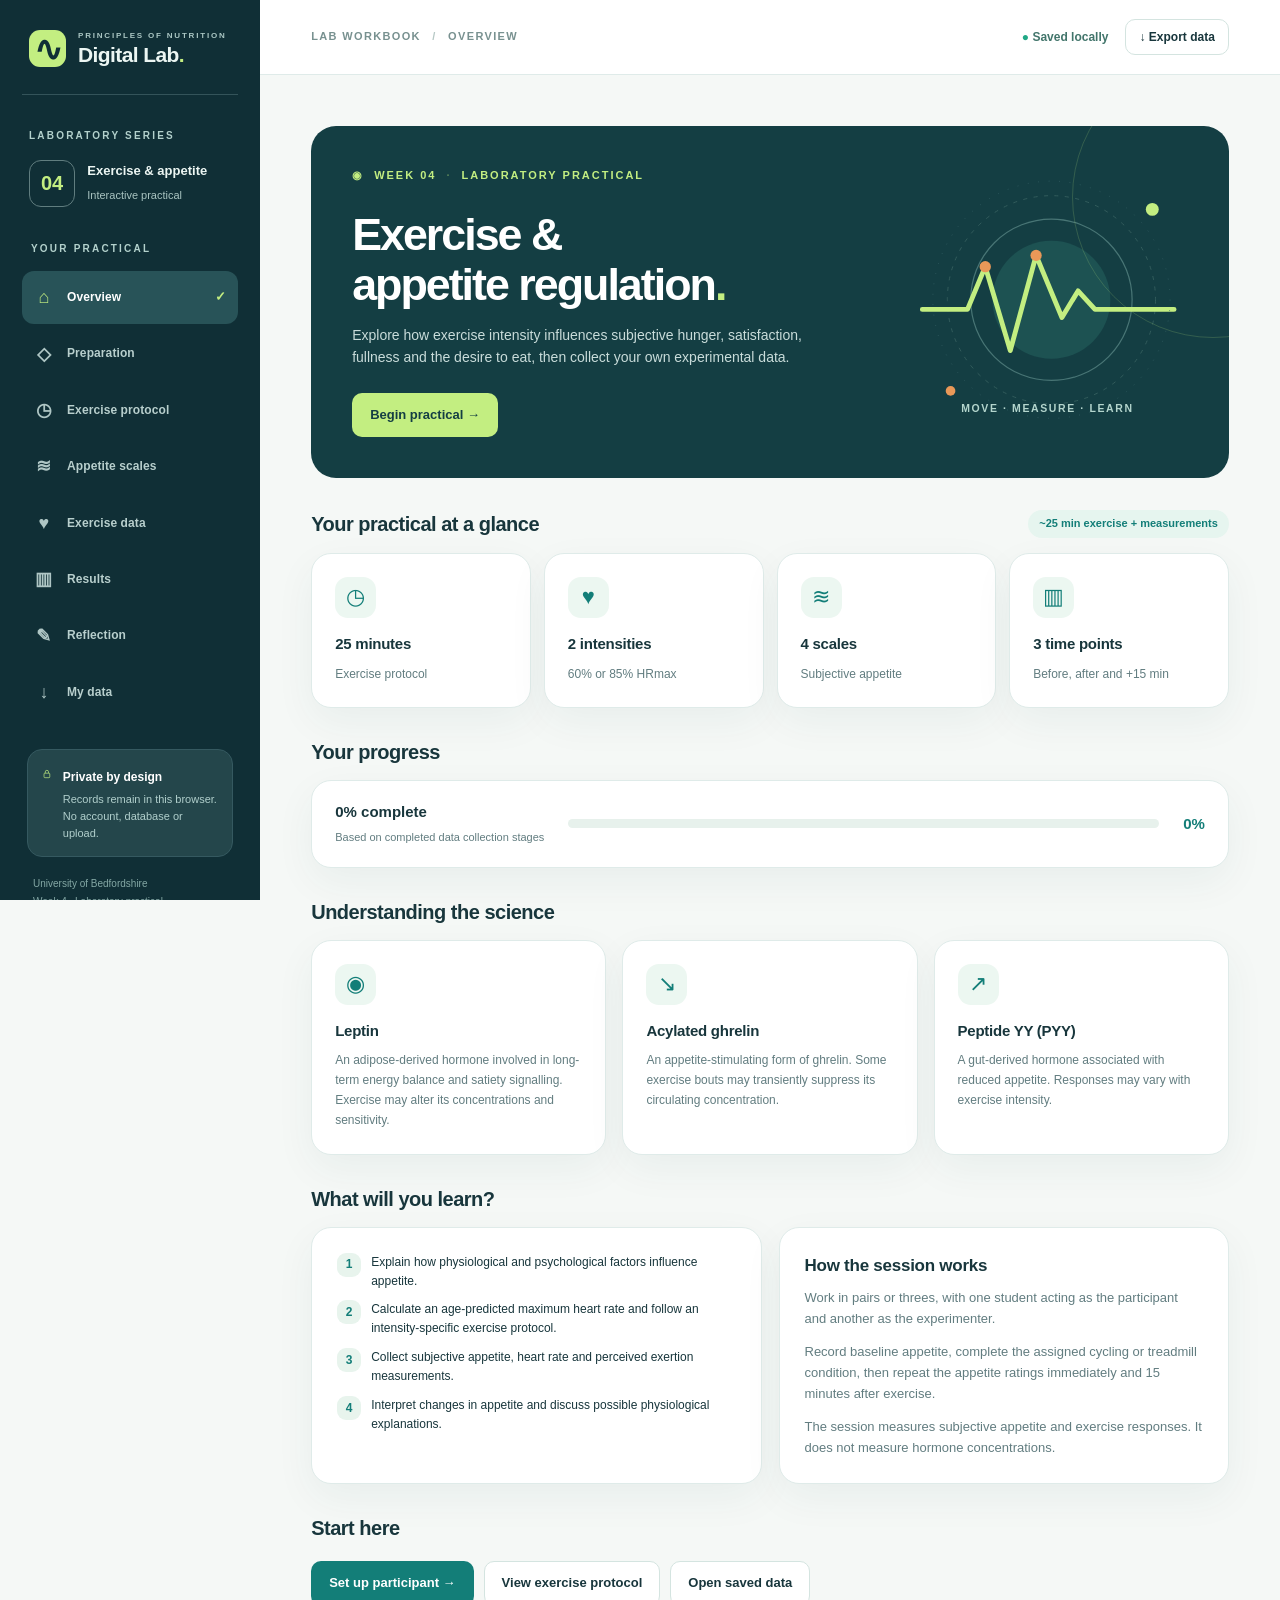
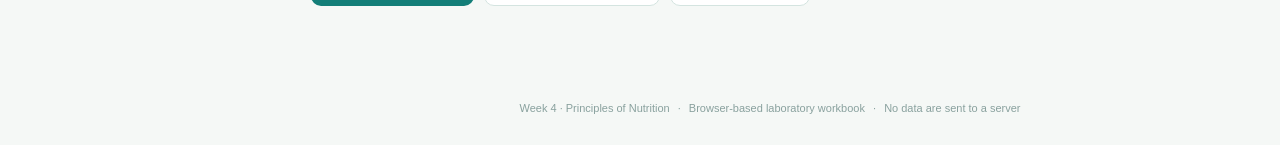
<file: index.html>
<!doctype html>
<html lang="en-GB">
<head>
  <meta charset="utf-8">
  <meta name="viewport" content="width=device-width, initial-scale=1">
  <meta name="theme-color" content="#143e43">
  <meta name="description" content="Exercise and Appetite Regulation: interactive Week 4 Principles of Nutrition laboratory workbook.">
  <title>Exercise & Appetite Regulation | Digital Lab</title>
  <style>
:root{--navy:#143e43;--deep:#102f36;--ink:#18363c;--muted:#627d80;--line:#dfebe9;--bg:#f5f8f6;--white:#fff;--teal:#137e78;--mint:#e6f5ef;--lime:#c3ee81;--orange:#e99858;--softorange:#fff3e6;--danger:#af4a3e;--radius:20px;--shadow:0 14px 40px rgba(26,65,68,.055)}
*{box-sizing:border-box}html{scroll-behavior:smooth}body{margin:0;font-family:Inter,"Segoe UI",-apple-system,BlinkMacSystemFont,Arial,sans-serif;color:var(--ink);background:var(--bg);font-size:15px;line-height:1.58}button,input,select,textarea{font:inherit}button{cursor:pointer}button:disabled{cursor:not-allowed;opacity:.55}a{color:#08796d}a:hover{text-decoration-thickness:2px}:focus-visible{outline:3px solid #eb9b53;outline-offset:3px}.skip-link{position:absolute;left:-2000px;top:5px;background:white;padding:12px;z-index:999}.skip-link:focus{left:12px}.shell{display:grid;grid-template-columns:260px minmax(0,1fr);min-height:100vh}.sidebar{background:var(--deep);color:#ecf6f3;padding:30px 22px;display:flex;flex-direction:column;position:sticky;top:0;max-height:100vh;overflow-y:auto}.brand{display:flex;gap:12px;align-items:center;padding:0 7px 27px;border-bottom:1px solid #34545a}.brand-mark{background:var(--lime);width:37px;height:37px;display:grid;place-items:center;border-radius:11px;color:var(--deep);font-size:34px;line-height:1;font-weight:800}.brand-small{display:block;letter-spacing:1.8px;font-size:8px;color:#abc7c4;font-weight:800}.brand-name{font-size:21px;font-weight:750;letter-spacing:-.6px;display:block;line-height:1.15}.brand-dot{color:var(--lime)}.sidebar-meta{padding:27px 7px}.eyebrow,.nav-label{font-size:10px;letter-spacing:2.2px;font-weight:800;color:#b3d1cc}.week-label{display:flex;gap:12px;align-items:center;margin-top:14px}.week-circle{border:1px solid #607d7f;color:var(--lime);font-size:20px;font-weight:800;padding:7px 11px;border-radius:12px}.week-label strong{display:block;font-size:13px}.week-label small{font-size:11px;color:#a9c4c1}.nav-label{margin:7px 9px 14px}.nav{display:flex;flex-direction:column;gap:4px}.nav button{background:transparent;color:#b8cfcd;border:0;text-align:left;padding:12px 12px;display:flex;align-items:center;gap:13px;border-radius:12px;width:100%;font-weight:650;font-size:12px;letter-spacing:.1px}.nav button.active{background:#285358;color:#fff}.nav button.active .nav-icon{color:var(--lime)}.nav button:hover:not(.active){background:#1c4349;color:#fff}.nav-icon{font-size:18px;width:20px;text-align:center;opacity:.95}.nav button .nav-done{margin-left:auto;color:var(--lime);font-size:13px}.sidebar-bottom{margin-top:auto;padding:30px 5px 0}.privacy-panel{display:flex;gap:11px;padding:14px;background:#24464b;border:1px solid #355960;border-radius:15px;color:var(--lime)}.privacy-panel strong{color:white;font-size:12px}.privacy-panel p{margin:4px 0 0;font-size:11px;line-height:1.55;color:#b1cfcc}.institution{font-size:10px;color:#84a8a5;line-height:1.8;margin:18px 6px 0}.workspace{min-width:0;display:flex;flex-direction:column}.topbar{height:75px;padding:0 clamp(22px,4vw,64px);background:white;border-bottom:1px solid var(--line);display:flex;align-items:center;justify-content:space-between;gap:16px}.breadcrumb{font-size:11px;letter-spacing:1.35px;font-weight:800;color:#789190;text-transform:uppercase}.slash{color:#b6c8c5;margin:0 7px}.top-actions{display:flex;align-items:center;gap:17px}.save-pill{color:#42756b;font-size:12px;font-weight:650;white-space:nowrap}.save-pill.error{color:var(--danger)}.save-pill::first-letter{color:#20a886}#main{width:min(1100px,100%);margin:0 auto;flex:1;padding:clamp(26px,4vw,54px) clamp(20px,4vw,60px) 70px}.site-footer{font-size:11px;color:#89a19e;text-align:center;padding:24px 10px 28px}.site-footer span{margin:0 5px}.page-top{display:flex;align-items:center;justify-content:space-between;gap:20px;margin-bottom:25px}.overline{color:var(--teal);font-size:11px;font-weight:850;letter-spacing:2.4px;text-transform:uppercase}.page-top h1{margin:9px 0 8px;font-size:clamp(30px,3vw,44px);letter-spacing:-1.5px;line-height:1.15;font-weight:760}.page-top p{color:var(--muted);margin:0;max-width:670px;font-size:14px}.section-line{display:flex;justify-content:space-between;align-items:center;margin:32px 0 15px;gap:12px}.section-line h2{font-size:20px;letter-spacing:-.5px;line-height:1.25;margin:0}.section-line p{font-size:12px;color:var(--muted);margin:0}.card{background:white;border:1px solid var(--line);border-radius:var(--radius);box-shadow:var(--shadow);padding:25px}.card h3{margin:0 0 9px;font-size:17px;letter-spacing:-.25px}.card p{margin:0;color:var(--muted);font-size:13px}.grid-2{display:grid;grid-template-columns:repeat(2,minmax(0,1fr));gap:17px}.grid-3{display:grid;grid-template-columns:repeat(3,minmax(0,1fr));gap:16px}.grid-4{display:grid;grid-template-columns:repeat(4,minmax(0,1fr));gap:13px}.hero{background:var(--navy);border-radius:25px;color:white;display:grid;grid-template-columns:1.3fr .85fr;overflow:hidden;min-height:330px;position:relative}.hero::after{content:"";position:absolute;width:280px;height:280px;border:1px solid rgba(194,238,129,.18);border-radius:50%;right:-125px;top:-70px;pointer-events:none}.hero-content{padding:clamp(28px,3.2vw,46px);z-index:1}.hero-kicker{display:flex;gap:10px;align-items:center;color:var(--lime);font-size:11px;font-weight:800;letter-spacing:2px}.hero h1{font-size:clamp(33px,3.5vw,51px);line-height:1.13;letter-spacing:-2px;margin:24px 0 14px;max-width:510px}.hero p{color:#c9dcda;max-width:460px;font-size:14px;margin:0 0 25px}.hero-art{display:flex;align-items:center;justify-content:center;padding:20px;position:relative}.hero-art svg{width:100%;max-width:360px;overflow:visible}.btn{border:1px solid transparent;padding:11px 17px;border-radius:10px;font-size:13px;font-weight:750;display:inline-flex;gap:9px;align-items:center;justify-content:center;text-decoration:none;transition:transform .1s,background .1s}.btn:hover{transform:translateY(-1px)}.btn-primary{background:var(--teal);color:white}.btn-primary:hover{background:#116960}.btn-lime{background:var(--lime);color:var(--navy)}.btn-outline{background:white;color:var(--ink);border-color:#d4e4e0}.btn-soft{background:#eef6f2;color:var(--teal)}.btn-danger{background:#fff0ee;color:var(--danger);border-color:#f2d4cf}.btn-sm{padding:8px 13px;font-size:12px}.btn-link{border:0;background:none;color:var(--teal);font-weight:750;font-size:12px;padding:0}.btn-row{display:flex;gap:10px;flex-wrap:wrap;align-items:center;margin-top:20px}.icon-circle{height:41px;width:41px;border-radius:13px;background:#ecf7f1;color:var(--teal);display:grid;place-items:center;font-size:22px;margin-bottom:14px}.info-card{padding:23px}.info-card h3{font-size:15px}.info-card p{font-size:12px;line-height:1.65}.step-pill{font-size:11px;font-weight:750;color:var(--teal);background:var(--mint);padding:5px 11px;border-radius:100px;white-space:nowrap}.progress-card{padding:19px 23px;display:flex;align-items:center;gap:24px}.progress-copy{min-width:150px}.progress-copy strong{font-size:15px;display:block}.progress-copy span{font-size:11px;color:var(--muted)}.progress-track{flex:1;background:#e7f1ec;height:9px;border-radius:100px;overflow:hidden}.progress-fill{height:100%;background:linear-gradient(90deg,#1d978a,#a8d96c);border-radius:100px;transition:width .3s}.progress-pct{color:var(--teal);font-weight:800}.field{display:flex;flex-direction:column;gap:7px}.field label,.field-label{font-size:12px;color:#37585a;font-weight:750}.field input,.field select,.field textarea,select.native-input{border:1px solid #ccdedb;border-radius:10px;min-height:44px;padding:10px 12px;color:var(--ink);background:white;width:100%;outline:0}.field input:focus,.field select:focus,.field textarea:focus{border-color:#399c91;box-shadow:0 0 0 3px #ccece7}.field input[type="checkbox"]{min-height:0;width:auto}.field-note{font-size:11px;color:var(--muted)}.form-grid{display:grid;grid-template-columns:repeat(2,minmax(0,1fr));gap:22px}.check-item{display:flex;align-items:flex-start;gap:11px;font-size:13px;color:var(--ink);padding:11px 0}.check-item input{accent-color:var(--teal);width:17px;height:17px;flex-shrink:0;margin-top:2px}.calculation{border:1px solid #d2eae3;border-radius:15px;padding:17px;background:#f8fcf9}.calculation.active{background:#e9f8e7;border-color:#73b99b}.calculation .calc-label{font-size:11px;color:var(--muted);font-weight:700}.calculation .calc-number{font-size:30px;font-weight:800;letter-spacing:-1px;line-height:1.35}.calculation .calc-unit{font-size:12px;color:#6d8a86;margin-left:4px}.callout{background:#f1f7f4;padding:16px 19px;border-radius:13px;border-left:3px solid var(--teal);color:#3f6864;font-size:12px;line-height:1.65}.callout.warning{background:#fff8ee;border-left-color:var(--orange);color:#805d35}.callout.danger{background:#fff1ef;border-left-color:var(--danger);color:#954b42}.callout strong{color:inherit}.callout p{margin:4px 0 0}.tab-row{display:flex;gap:8px;flex-wrap:wrap;margin:4px 0 20px}.tab{border:1px solid #dbe9e5;background:white;padding:10px 16px;border-radius:10px;font-size:12px;font-weight:700;color:#5c7977}.tab.active{background:var(--navy);color:white;border-color:var(--navy)}.timeline{position:relative;padding-left:15px}.timeline::before{content:"";position:absolute;left:32px;top:22px;bottom:35px;width:2px;background:#d6eae3}.stage{display:flex;gap:19px;padding:12px 0;position:relative}.stage-circle{width:36px;height:36px;border-radius:50%;background:#ecf5f1;border:2px solid #cde7df;flex-shrink:0;z-index:1;display:grid;place-items:center;color:var(--teal);font-weight:800;font-size:11px}.stage.live .stage-circle{background:var(--teal);color:white}.stage-content{padding:3px 0 10px;flex:1}.stage-top{display:flex;align-items:center;gap:14px;flex-wrap:wrap}.stage-top h3{font-size:15px;margin:0}.stage-time{font-size:11px;background:#eaf4ef;color:#44786b;padding:3px 9px;border-radius:20px;font-weight:750}.stage-content p{color:var(--muted);font-size:12px;margin:5px 0 8px}.stage-content .setting{font-size:12px;border:1px solid #e2ebe8;border-radius:9px;padding:9px 12px;margin:4px 0;background:white}.mini-table-wrap{width:100%;overflow-x:auto;border:1px solid var(--line);border-radius:14px}.data-table{width:100%;border-collapse:collapse;background:white;font-size:12px;min-width:520px}.data-table th,.data-table td{text-align:left;padding:13px 14px;border-bottom:1px solid #e8f0ed;vertical-align:middle}.data-table th{background:#eef6f2;color:#456c64;font-size:11px;font-weight:800}.data-table tr:last-child td{border-bottom:0}.data-table td .inline-number{max-width:135px;min-width:90px}.data-table .num{text-align:right;font-variant-numeric:tabular-nums}.data-table .number-strong{font-weight:800;color:var(--teal)}.inline-number{width:100%;height:38px;border:1px solid #d5e4e0;border-radius:8px;padding:7px 10px;background:white}.measurement-grid{display:grid;grid-template-columns:repeat(2,minmax(0,1fr));gap:16px}.measure-card{padding:22px;border:1px solid var(--line);border-radius:15px;background:white}.measure-card .measure-title{display:flex;justify-content:space-between;align-items:center;gap:10px}.measure-card h3{margin:0;font-size:14px}.measure-card .measure-number{font-weight:800;font-size:21px;color:var(--teal)}.measure-card .measure-number.placeholder{color:#9fadaa}.scale{width:100%;margin:20px 0 1px;accent-color:var(--teal);cursor:pointer}.scale-labels{display:flex;justify-content:space-between;gap:6px;color:#77908b;font-size:10px}.scale-labels span{max-width:48%}.scale-labels span:last-child{text-align:right}.scale-number{display:flex;align-items:center;gap:9px;margin-top:15px;font-size:12px;color:var(--muted)}.scale-number input{width:75px;height:35px;border:1px solid #cfe0da;border-radius:7px;padding:6px;text-align:center}.scale-number .clear-small{margin-left:auto}.timer-display{font-size:clamp(36px,4.5vw,58px);font-weight:800;letter-spacing:-2px;line-height:1.1;color:var(--navy);font-variant-numeric:tabular-nums}.timer-info{font-size:12px;color:var(--muted);margin-top:8px}.timer-box{background:#eff9f1;border:1px solid #cde8df;border-radius:16px;padding:23px}.timer-stage{font-size:15px;font-weight:750;color:var(--teal);margin:8px 0}.timer-controls{display:flex;gap:8px;flex-wrap:wrap;margin-top:15px}.chart-card{padding:23px}.chart-area{width:100%;overflow-x:auto}.chart-area svg{width:100%;min-width:340px;display:block}.legend{display:flex;gap:18px;flex-wrap:wrap;margin-top:10px}.legend span{font-size:11px;color:#59716f;display:flex;align-items:center;gap:6px}.legend i{width:9px;height:9px;border-radius:100%;display:inline-block}.empty-chart{background:#f7faf9;padding:45px 20px;border-radius:12px;text-align:center;color:var(--muted);font-size:13px}.metric{background:#f0f7f3;padding:16px 18px;border-radius:14px}.metric span{font-size:11px;color:var(--muted);display:block}.metric strong{font-size:24px;color:var(--navy)}.metric small{font-size:11px;color:var(--muted)}.question-card{padding:19px 22px}.question-head{display:flex;justify-content:space-between;gap:15px;cursor:pointer;align-items:flex-start;list-style:none;font-size:14px;font-weight:750}.question-head::-webkit-details-marker{display:none}.question-head .q-index{font-size:10px;color:var(--teal);letter-spacing:1px;margin:0 0 5px;display:block}.question-head .chev{font-size:19px;color:var(--teal)}.question-card[open] .question-head .chev{transform:rotate(45deg)}.question-card .field textarea{min-height:110px;resize:vertical}.question-card .field{margin-top:16px}.record-list{display:flex;flex-direction:column;gap:10px}.record-row{border:1px solid #dbe9e5;background:white;border-radius:13px;padding:15px 16px;display:flex;justify-content:space-between;align-items:center;gap:12px;flex-wrap:wrap}.record-row.selected{border-color:var(--teal);background:#f2faf5}.record-row strong{display:block;font-size:13px}.record-row small{color:var(--muted);font-size:11px}.record-actions{display:flex;gap:8px;flex-wrap:wrap}.status-badge{display:inline-block;border-radius:100px;padding:3px 9px;background:#e7f5ed;font-weight:750;color:#407966;font-size:10px}.status-badge.incomplete{background:#fff4e7;color:#9f7546}.file-action{display:flex;align-items:center;gap:13px;padding:18px;border:1px solid var(--line);border-radius:12px;background:#fcfefd}.file-action h3{font-size:13px;margin:0 0 3px}.file-action p{font-size:11px;margin:0}.file-action .btn{margin-left:auto;white-space:nowrap}.upload-input{display:none}.privacy-copy{font-size:12px;color:var(--muted)}.mini-steps{counter-reset:steps;display:flex;flex-direction:column;gap:10px}.mini-step{display:flex;gap:10px;align-items:flex-start;font-size:12px}.mini-step::before{counter-increment:steps;content:counter(steps);background:#e8f4ed;border-radius:9px;color:var(--teal);font-weight:850;min-width:24px;height:24px;display:grid;place-items:center}.microcopy{font-size:11px;color:var(--muted)}.text-accent{color:var(--teal)}.nowrap{white-space:nowrap}.split{display:grid;grid-template-columns:minmax(0,1.4fr) minmax(270px,.8fr);gap:16px}.top-gap{margin-top:18px}.side-note{font-size:12px;color:var(--muted);margin-top:15px}.nudge{color:var(--teal);font-weight:750}.empty-state{padding:22px;border-radius:12px;background:#f5f9f7;color:var(--muted);font-size:12px}.menu-toggle{display:none}.icon-button{border:0;background:transparent;color:var(--navy);font-size:21px}.toast{position:fixed;right:20px;bottom:23px;background:var(--navy);color:white;padding:12px 18px;border-radius:12px;box-shadow:0 8px 40px #0003;font-size:12px;z-index:999;opacity:0;transform:translateY(10px);pointer-events:none;transition:opacity .2s,transform .2s}.toast.show{opacity:1;transform:translateY(0)}
@media(max-width:1050px){.shell{grid-template-columns:220px minmax(0,1fr)}.sidebar{padding:23px 12px}.grid-4{grid-template-columns:repeat(2,minmax(0,1fr))}.hero{grid-template-columns:1.2fr .75fr}.hero-art{padding:0 8px}.nav button{font-size:11px}}@media(max-width:800px){.shell{display:block}.sidebar{position:fixed;z-index:100;top:0;bottom:0;left:0;width:270px;max-height:100vh;transform:translateX(-100%);transition:transform .2s;box-shadow:14px 0 35px #061f2438}.sidebar.open{transform:translateX(0)}.menu-toggle{display:inline-block}.topbar{padding:0 22px;height:67px}.hero{grid-template-columns:1fr}.hero-art{display:none}.split{grid-template-columns:1fr}}@media(max-width:560px){.top-actions{gap:8px}.top-actions .btn{padding:8px;font-size:11px}.save-pill{font-size:0}.save-pill::first-letter{font-size:14px}.breadcrumb{font-size:10px}#main{padding:24px 16px 50px}.hero-content{padding:27px}.hero h1{font-size:37px}.grid-2,.grid-3,.grid-4,.measurement-grid,.form-grid{grid-template-columns:1fr}.progress-card{flex-wrap:wrap;gap:10px}.progress-copy{min-width:0;width:100%}.page-top h1{font-size:32px}.section-line{align-items:flex-start;flex-direction:column}.card{padding:20px}.measure-card{padding:18px}.file-action{flex-wrap:wrap}.file-action .btn{margin-left:0}.site-footer{font-size:9px}}
@media(prefers-reduced-motion:reduce){*,*:before,*:after{scroll-behavior:auto!important;transition:none!important}}

</style>


</head>
<body>
  <a class="skip-link" href="#main">Skip to main content</a>
  <div class="shell">
    <aside class="sidebar" aria-label="Application navigation">
      <div class="brand"><div class="brand-mark" aria-hidden="true"><span>∿</span></div><div><span class="brand-small">PRINCIPLES OF NUTRITION</span><span class="brand-name">Digital Lab<span class="brand-dot">.</span></span></div></div>
      <div class="sidebar-meta"><span class="eyebrow">LABORATORY SERIES</span><div class="week-label"><span class="week-circle">04</span><div><strong>Exercise & appetite</strong><small>Interactive practical</small></div></div></div>
      <div class="nav-label">YOUR PRACTICAL</div>
      <nav id="nav" class="nav" aria-label="Practical stages"></nav>
      <div class="sidebar-bottom"><div class="privacy-panel"><svg width="20" height="20" viewBox="0 0 24 24" fill="none" stroke="currentColor" stroke-width="1.7" aria-hidden="true"><rect x="5" y="10" width="14" height="11" rx="2"/><path d="M8 10V7a4 4 0 018 0v3"/></svg><div><strong>Private by design</strong><p>Records remain in this browser. No account, database or upload.</p></div></div><p class="institution">University of Bedfordshire<br>Week 4 · Laboratory practical</p></div>
    </aside>
    <div class="workspace">
      <header class="topbar"><button id="menu-toggle" class="icon-button menu-toggle" aria-label="Open navigation" aria-controls="nav" aria-expanded="false">☰</button><div class="breadcrumb">LAB WORKBOOK <span class="slash">/</span> <span id="breadcrumb-current">Overview</span></div><div class="top-actions"><span id="save-status" class="save-pill" role="status">● Saved locally</span><button id="quick-export" class="btn btn-outline btn-sm" type="button">↓ Export data</button></div></header>
      <main id="main" tabindex="-1"><noscript>This laboratory workbook requires JavaScript to collect and calculate measurements. Please enable JavaScript.</noscript></main>
      <footer class="site-footer">Week 4 · Principles of Nutrition <span>·</span> Browser-based laboratory workbook <span>·</span> No data are sent to a server</footer>
    </div>
  </div>
  <div class="toast" role="status" aria-live="polite" id="toast"></div>
<script>
/* Pure calculation and import/export functions. Also loadable with Node for tests. */
(function(root){
 'use strict';
 const KEYS=['hunger','satisfaction','fullness','prospective'];
 const TIMES=['pre','post','post15'];
 const EXERCISE_TIMES=[5,10,15,20];
 const version=1;
 const mean=values=>{const v=values.filter(n=>Number.isFinite(n));return v.length?v.reduce((a,b)=>a+b,0)/v.length:null};
 const n=v=>v===''||v===null||v===undefined?null:(Number.isFinite(Number(v))?Number(v):null);
 const round=(v,d=1)=>v===null||!Number.isFinite(v)?null:Number(v.toFixed(d));
 const predHR=age=>{const a=n(age);return a!==null&&a>=16&&a<=100?220-a:null};
 const targetHR=(age,intensity)=>{const max=predHR(age);return max===null?null:round(max*(intensity==='high'?.85:.6));};
 const diff=(a,b)=>{const x=n(a),y=n(b);return x!==null&&y!==null?round(x-y):null;};
 const id=()=>typeof crypto!=='undefined'&&crypto.randomUUID?crypto.randomUUID():('lab-'+Date.now()+'-'+Math.random().toString(36).slice(2));
 const newSession=()=>({id:id(),createdAt:new Date().toISOString(),updatedAt:new Date().toISOString(),participantId:'',age:'',mode:'cycle',intensity:'moderate',screened:false,consented:false,appetite:Object.fromEntries(TIMES.map(t=>[t,Object.fromEntries(KEYS.map(k=>[k,null]))])),exercise:{rest:null,points:Object.fromEntries(EXERCISE_TIMES.map(t=>[t,{hr:null,rpe:null}]))},reflections:Object.fromEntries([1,2,3,4,5,6].map(k=>['q'+k,'']))});
 function calculate(s){
  const max=predHR(s.age),prescribed=s.intensity==='high'?85:60;
  const hrs=EXERCISE_TIMES.map(t=>n(s.exercise?.points?.[t]?.hr));
  const rpes=EXERCISE_TIMES.map(t=>n(s.exercise?.points?.[t]?.rpe));
  const avgHR=mean(hrs),avgRPE=mean(rpes);
  const actual=max!==null&&avgHR!==null?round(avgHR/max*100):null;
  const changes=Object.fromEntries(KEYS.map(k=>[k,{immediate:diff(s.appetite?.post?.[k],s.appetite?.pre?.[k]),after15:diff(s.appetite?.post15?.[k],s.appetite?.pre?.[k])}]));
  return {max,prescribed,target60:max===null?null:round(max*.6),target85:max===null?null:round(max*.85),target:targetHR(s.age,s.intensity),avgHR:round(avgHR),avgRPE:round(avgRPE),actual,offset:actual===null?null:round(actual-prescribed),changes,nHR:hrs.filter(x=>x!==null).length,nRPE:rpes.filter(x=>x!==null).length};
 }
 function clampNumeric(value,min,max){if(value===null||value===undefined||value==='')return null;const v=Number(value);return Number.isFinite(v)&&v>=min&&v<=max?v:null;}
 function serialiseCSVRow(values){return values.map(v=>{const raw=v===null||v===undefined?'':String(v);const text=typeof v==='string'&&/^[\s]*[=+@\-\t\r]/.test(raw)?"'"+raw:raw;return '"'+text.replace(/"/g,'""')+'"';}).join(',');}
 function csvRows(sessions){
  const headers=['Session ID','Anonymous participant ID','Date created','Age (years)','Exercise mode','Protocol','Predicted HRmax (bpm)','Target HR (bpm)','Prescribed %HRmax','Resting HR (bpm)',...EXERCISE_TIMES.flatMap(t=>[`HR at ${t} min (bpm)`,`RPE at ${t} min`]),'Mean exercise HR (bpm)','Mean exercise RPE','Actual %HRmax','Actual minus prescribed (% points)',...KEYS.flatMap(k=>[`${k} pre (0-100)`,`${k} immediately post (0-100)`,`${k} 15 min post (0-100)`,`${k} immediate change`,`${k} 15 min change`]),'Health screening confirmed','Consent confirmed'];
  const rows=sessions.map(s=>{const c=calculate(s);return [s.id,s.participantId,s.createdAt,s.age,s.mode,s.intensity,c.max,c.target,c.prescribed,s.exercise?.rest,...EXERCISE_TIMES.flatMap(t=>[s.exercise?.points?.[t]?.hr,s.exercise?.points?.[t]?.rpe]),c.avgHR,c.avgRPE,c.actual,c.offset,...KEYS.flatMap(k=>[s.appetite?.pre?.[k],s.appetite?.post?.[k],s.appetite?.post15?.[k],c.changes[k].immediate,c.changes[k].after15]),s.screened?'Yes':'No',s.consented?'Yes':'No'];});
  return '\uFEFF'+[headers,...rows].map(serialiseCSVRow).join('\r\n')+'\r\n';
 }
 const text=(v,max=10000)=>typeof v==='string'?v.slice(0,max):'';
 function sanitiseSession(x){
  if(!x||typeof x!=='object'||Array.isArray(x))throw Error('An imported record must be an object.');
  const s=newSession();
  s.id=typeof x.id==='string'&&/^[a-zA-Z0-9_-]{6,90}$/.test(x.id)?x.id:s.id;
  s.createdAt=typeof x.createdAt==='string'&&!isNaN(Date.parse(x.createdAt))?x.createdAt:s.createdAt;
  s.updatedAt=typeof x.updatedAt==='string'&&!isNaN(Date.parse(x.updatedAt))?x.updatedAt:s.updatedAt;
  s.participantId=text(x.participantId,60);
  s.age=x.age===''?'':(clampNumeric(x.age,16,100)??'');
  s.mode=['cycle','treadmill'].includes(x.mode)?x.mode:'cycle';
  s.intensity=['moderate','high'].includes(x.intensity)?x.intensity:'moderate';
  s.screened=x.screened===true;s.consented=x.consented===true;
  for(const t of TIMES)for(const k of KEYS)s.appetite[t][k]=clampNumeric(x.appetite?.[t]?.[k],0,100);
  s.exercise.rest=clampNumeric(x.exercise?.rest,25,240);
  for(const t of EXERCISE_TIMES){s.exercise.points[t].hr=clampNumeric(x.exercise?.points?.[t]?.hr,25,240);s.exercise.points[t].rpe=clampNumeric(x.exercise?.points?.[t]?.rpe,0,100);}
  for(let q=1;q<=6;q++)s.reflections['q'+q]=text(x.reflections?.['q'+q]);
  return s;
 }
 function parseImport(value){const data=typeof value==='string'?JSON.parse(value):value;
  if(!data||data.version!==version||!Array.isArray(data.sessions)||!data.sessions.length||data.sessions.length>500)throw Error('Import a version 1 laboratory backup containing 1 to 500 records.');
  const result=data.sessions.map(sanitiseSession), seen=new Set();for(const item of result){if(seen.has(item.id))item.id=id();seen.add(item.id);}return result;
 }
 function completion(s){
  const appetiteComplete=t=>KEYS.every(k=>n(s.appetite?.[t]?.[k])!==null);
  return {pre:appetiteComplete('pre'),post:appetiteComplete('post')&&appetiteComplete('post15'),preparation:Boolean(s.participantId.trim()&&predHR(s.age)!==null&&s.screened&&s.consented),exercise:EXERCISE_TIMES.every(t=>n(s.exercise.points[t].hr)!==null&&n(s.exercise.points[t].rpe)!==null)&&n(s.exercise.rest)!==null,reflection:[1,2,3,4,5,6].every(q=>Boolean(s.reflections['q'+q].trim()))};
 }
 const API={KEYS,TIMES,EXERCISE_TIMES,version,n,round,mean,predHR,targetHR,diff,newSession,calculate,clampNumeric,csvRows,serialiseCSVRow,sanitiseSession,parseImport,completion};
 if(typeof module!=='undefined'&&module.exports)module.exports=API;
 root.AppetiteCore=API;
})(typeof window!=='undefined'?window:globalThis);

</script>
<script>
(function(){
 'use strict';
 const C=window.AppetiteCore;
 const STORAGE_KEY='bedfordshire-exercise-appetite-lab-v1';
 const PAGES=[['overview','Overview','⌂'],['preparation','Preparation','◇'],['protocol','Exercise protocol','◷'],['appetite','Appetite scales','≋'],['exercise','Exercise data','♥'],['results','Results','▥'],['reflection','Reflection','✎'],['data','My data','↓']];
 const VARIABLES=[['hunger','Hunger','Not hungry'],['satisfaction','Satisfaction','Completely empty'],['fullness','Fullness','Not full'],['prospective','Prospective food consumption','Nothing']];
 const TIMEPOINTS=[['pre','Before exercise'],['post','Immediately after'],['post15','15 minutes after']];
 const QUESTIONS=[
 'During the exercise bout, what was the average %HRmax for the participant? Did this approximate 60 or 85% HRmax?',
 'How did subjective ratings of appetite change from before to after exercise (increase/decrease/no change)?',
 'When considering the results of the entire group, did exercise intensity or mode appear to affect relationships between exercise and appetite?',
 'Physiologically, how could exercise change concentrations of the following hormones to reduce appetite: leptin, acylated ghrelin and PYY?',
 'Generally, what should a lifestyle intervention to reduce body fat include?',
 'Describe some of the caveats associated with using diet-only interventions for weight loss.'
 ];
 const ROOT=document.getElementById('main');
 const toastEl=document.getElementById('toast');
 let state={sessions:[],activeId:null};let page='overview';let appetiteTime='pre';let toastTimer;
 let timer={running:false,elapsed:0,started:0};
 const h=s=>String(s??'').replace(/[&<>"']/g,c=>({'&':'&amp;','<':'&lt;','>':'&gt;','"':'&quot;',"'":'&#39;'}[c]));
 const fmt=(v,d=1)=>v===null||v===undefined||!Number.isFinite(Number(v))?'—':Number(v).toFixed(d).replace(/\.0$/,'');
 const intensityName=s=>s.intensity==='high'?'High intensity (85%)':'Moderate intensity (60%)';
 const modeName=s=>s.mode==='cycle'?'Cycle ergometer':'Treadmill';
 const dateFmt=iso=>{try{return new Date(iso).toLocaleDateString('en-GB',{day:'numeric',month:'short',year:'numeric'});}catch{return ''}};
 const current=()=>state.sessions.find(s=>s.id===state.activeId)||state.sessions[0];
 function toast(message){toastEl.textContent=message;toastEl.classList.add('show');clearTimeout(toastTimer);toastTimer=setTimeout(()=>toastEl.classList.remove('show'),3200);}
 function save(){try{localStorage.setItem(STORAGE_KEY,JSON.stringify({version:1,...state}));document.getElementById('save-status').textContent='● Saved locally';document.getElementById('save-status').classList.remove('error');return true;}catch{document.getElementById('save-status').textContent='● Storage unavailable';document.getElementById('save-status').classList.add('error');toast('Browser storage is unavailable. Export your work now.');return false;}}
 function load(){try{const raw=localStorage.getItem(STORAGE_KEY);if(raw){const data=JSON.parse(raw);if(data.version===1&&Array.isArray(data.sessions)&&data.sessions.length){state.sessions=data.sessions.map(C.sanitiseSession);state.activeId=state.sessions.some(s=>s.id===data.activeId)?data.activeId:state.sessions[0].id;return;}}}catch{toast('Saved data could not be read. A new record was opened.');}const first=C.newSession();state={sessions:[first],activeId:first.id};save();}
 const card=(content,cls='')=>`<div class="card ${cls}">${content}</div>`;
 const header=(number,title,subtitle,right='')=>`<div class="page-top"><div><div class="overline">WEEK 04 <span style="opacity:.4">/</span> ${number}</div><h1>${title}</h1><p>${subtitle}</p></div>${right}</div>`;
 const section=(title,right='')=>`<div class="section-line"><h2>${title}</h2>${right}</div>`;
 const note=(text,type='')=>`<div class="callout ${type}">${text}</div>`;
 const btn=(text,act,cls='btn-outline')=>`<button type="button" class="btn ${cls}" data-action="${act}">${text}</button>`;
 const field=(label,input,noteText='')=>`<div class="field"><label>${label}</label>${input}${noteText?`<span class="field-note">${noteText}</span>`:''}</div>`;
 const exportButton=()=>btn('↓ Export this session','export-current','btn-primary');
 const getProgress=s=>{const p=C.completion(s);return [p.preparation,p.pre,p.exercise,p.post,p.reflection].filter(Boolean).length*20;};
 function nav(){const s=current();const p=C.completion(s);const done={overview:true,preparation:p.preparation,appetite:p.pre&&p.post,exercise:p.exercise,protocol:p.exercise,results:p.pre&&p.post&&p.exercise,reflection:p.reflection,data:false};document.getElementById('nav').innerHTML=PAGES.map(([id,label,icon])=>`<button type="button" data-route="${id}" class="${page===id?'active':''}" ${page===id?'aria-current="page"':''}><span class="nav-icon" aria-hidden="true">${icon}</span>${label}${done[id]?'<span class="nav-done" aria-hidden="true">✓</span>':''}</button>`).join('');document.getElementById('breadcrumb-current').textContent=PAGES.find(p=>p[0]===page)[1];}
 function render(){nav();const s=current();ROOT.innerHTML=({overview:overview,preparation:preparation,protocol:protocol,appetite:appetite,exercise:exercise,results:results,reflection:reflection,data:myData}[page])(s);if(page==='protocol')paintTimer();}
 function navigate(next){if(!PAGES.find(p=>p[0]===next))return;page=next;document.querySelector('.sidebar').classList.remove('open');document.getElementById('menu-toggle').setAttribute('aria-expanded','false');render();scrollTo({top:0,behavior:'instant'});}
 function overview(s){const progress=getProgress(s);return `
 <section class="hero"><div class="hero-content"><div class="hero-kicker"><span>◉</span> WEEK 04 <span style="opacity:.4">·</span> LABORATORY PRACTICAL</div><h1>Exercise &<br>appetite regulation<span style="color:var(--lime)">.</span></h1><p>Explore how exercise intensity influences subjective hunger, satisfaction, fullness and the desire to eat, then collect your own experimental data.</p>${btn('Begin practical →','begin','btn-lime')}</div>
 <div class="hero-art" aria-hidden="true"><svg viewBox="0 0 400 340" role="presentation"><circle cx="205" cy="167" r="129" fill="none" stroke="#335d5d" stroke-width="1.2" stroke-dasharray="5 8"/><circle cx="205" cy="167" r="100" fill="none" stroke="#487575" stroke-width="1.5"/><circle cx="205" cy="167" r="73" fill="#1d5252"/><path d="M45 179h56l22-53 31 104 32-118 32 77 20-33 21 23h98" stroke="#c3ee81" stroke-width="6" fill="none" stroke-linecap="round" stroke-linejoin="round"/><circle cx="123" cy="126" r="7" fill="#e99858"/><circle cx="186" cy="112" r="7" fill="#e99858"/><circle cx="205" cy="167" r="147" stroke="#376368" stroke-width="1" fill="none" stroke-dasharray="1 12"/><circle cx="330" cy="55" r="8" fill="#c3ee81"/><circle cx="80" cy="280" r="6" fill="#e99858"/><text x="200" y="306" text-anchor="middle" fill="#b4d5cd" font-size="13" font-weight="700" letter-spacing="2">MOVE · MEASURE · LEARN</text></svg></div></section>
 ${section('Your practical at a glance','<span class="step-pill">~25 min exercise + measurements</span>')}
 <div class="grid-4">${[['◷','25 minutes','Exercise protocol'],['♥','2 intensities','60% or 85% HRmax'],['≋','4 scales','Subjective appetite'],['▥','3 time points','Before, after and +15 min']].map(([icon,value,detail])=>card(`<div class="icon-circle">${icon}</div><h3>${value}</h3><p>${detail}</p>`,'info-card')).join('')}</div>
 ${section('Your progress')}<div class="card progress-card"><div class="progress-copy"><strong>${progress}% complete</strong><span>Based on completed data collection stages</span></div><div class="progress-track" role="progressbar" aria-valuenow="${progress}" aria-valuemin="0" aria-valuemax="100" aria-label="Practical completion"><div class="progress-fill" style="width:${progress}%"></div></div><strong class="progress-pct">${progress}%</strong></div>
 ${section('Understanding the science')}
 <div class="grid-3">${[['Leptin','An adipose-derived hormone involved in long-term energy balance and satiety signalling. Exercise may alter its concentrations and sensitivity.','◉'],['Acylated ghrelin','An appetite-stimulating form of ghrelin. Some exercise bouts may transiently suppress its circulating concentration.','↘'],['Peptide YY (PYY)','A gut-derived hormone associated with reduced appetite. Responses may vary with exercise intensity.','↗']].map(([name,desc,icon])=>card(`<div class="icon-circle">${icon}</div><h3>${name}</h3><p>${desc}</p>`,'info-card')).join('')}</div>
 ${section('What will you learn?')}
 <div class="grid-2">${card(`<div class="mini-steps"><div class="mini-step">Explain how physiological and psychological factors influence appetite.</div><div class="mini-step">Calculate an age-predicted maximum heart rate and follow an intensity-specific exercise protocol.</div><div class="mini-step">Collect subjective appetite, heart rate and perceived exertion measurements.</div><div class="mini-step">Interpret changes in appetite and discuss possible physiological explanations.</div></div>`)}${card(`<h3>How the session works</h3><p style="margin-bottom:13px">Work in pairs or threes, with one student acting as the participant and another as the experimenter.</p><p style="margin-bottom:13px">Record baseline appetite, complete the assigned cycling or treadmill condition, then repeat the appetite ratings immediately and 15 minutes after exercise.</p><p>The session measures subjective appetite and exercise responses. It does not measure hormone concentrations.</p>`)}</div>
 ${section('Start here')}<div class="btn-row">${btn('Set up participant →','begin','btn-primary')}${btn('View exercise protocol','go-protocol')}${btn('Open saved data','go-data')}</div>`;}
 function preparation(s){const c=C.calculate(s);const calcs=[['Predicted HRmax',c.max,'max'],['60% HRmax',c.target60,'moderate'],['85% HRmax',c.target85,'high']];return `${header('01 · PREPARE','Participant preparation','Prepare the participant and choose the exercise condition before collecting baseline measurements.')}
 ${card(`<div class="form-grid">${field('Anonymous participant ID',`<input aria-label="Anonymous participant ID" type="text" maxlength="60" placeholder="e.g. P04-A" autocomplete="off" data-field="participantId" value="${h(s.participantId)}">`,'Do not use names, student numbers or other identifying information.')}
 ${field('Age (years)',`<input aria-label="Participant age" type="number" min="16" max="100" step="1" placeholder="Enter age" data-field="age" value="${h(s.age)}">`,'Used for the 220 − age estimate.')}
 ${field('Exercise mode',`<select data-field="mode" aria-label="Exercise mode"><option value="cycle" ${s.mode==='cycle'?'selected':''}>Cycle ergometer</option><option value="treadmill" ${s.mode==='treadmill'?'selected':''}>Treadmill</option></select>`)}
 ${field('Assigned exercise intensity',`<select data-field="intensity" aria-label="Exercise intensity"><option value="moderate" ${s.intensity==='moderate'?'selected':''}>Moderate · 60% HRmax</option><option value="high" ${s.intensity==='high'?'selected':''}>High · 85% HRmax</option></select>`)}</div>`)}
 ${section('Heart rate calculations','<span class="step-pill">220 − age</span>')}
 <div class="grid-3">${calcs.map(([name,value,which])=>`<div class="calculation ${which===s.intensity?'active':''}"><div class="calc-label">${name} ${which===s.intensity?'· SELECTED':''}</div><div class="calc-number">${fmt(value)}<span class="calc-unit">bpm</span></div></div>`).join('')}</div>
 <div class="top-gap">${note('These are estimated heart rate values derived from <strong>220 − age</strong>, not directly measured maximal heart rates. Actual exercise intensity will be calculated from the recorded heart rate data.')}</div>
 ${section('Required checks')}${card(`<label class="check-item"><input type="checkbox" data-field="screened" ${s.screened?'checked':''}><span>Required health screening has been completed and the participant is cleared to proceed under local laboratory procedures.</span></label><label class="check-item"><input type="checkbox" data-field="consented" ${s.consented?'checked':''}><span>The participant has received the appropriate information and provided informed consent.</span></label><p class="microcopy">These tick boxes record confirmation only. Do not enter medical responses or signed consent information here.</p>`)}
 <div class="btn-row">${btn('Record baseline appetite →','go-appetite','btn-primary')}${btn('Review exercise protocol','go-protocol')}</div>`;}
 function protocolStages(s){const high=s.intensity==='high';const cycle=s.mode==='cycle';let settings=[];
 if(cycle){settings=[`Original warm-up: male table <strong>90 W</strong>; female table <strong>60 W</strong>. Maintain <strong>60 rpm</strong>.`,high?'At 3 min: male table <strong>150 W</strong>; female table <strong>120 W</strong>.':'Adjust resistance to establish 60% age-predicted HRmax.',high?'At 4–5 min: establish the stated <strong>85% HRmax</strong> target; the original instructions refer to 80% in the adjustment criteria (see lecturer note).':'Monitor heart rate and adjust resistance to approximately 60% HRmax.','Record HR and RPE at 5, 10, 15 and 20 minutes. Maintain 60 rpm.','Stop the exercise bout at 20 minutes. Warm-down with no weight on the basket.'];}
 else{settings=[`Original warm-up: <strong>5 km/h</strong> for both original table columns.`,high?'At 3 min: male table <strong>8 km/h</strong>; female table <strong>7 km/h</strong>.':'Adjust speed to establish 60% age-predicted HRmax.',high?'At 4–5 min: establish the stated <strong>85% HRmax</strong> target; the original instructions refer to 80% in the adjustment criteria (see lecturer note).':'Monitor heart rate and adjust speed to approximately 60% HRmax.','Record HR and RPE at 5, 10, 15 and 20 minutes.','Stop the exercise bout at 20 minutes. Warm-down walking at <strong>4 km/h</strong>.'];}
 if(!high)return [{time:'0–3 min',title:'Warm-up',desc:settings[0]},{time:'3–5 min',title:'Establish 60% HRmax',desc:settings[2]},{time:'5–20 min',title:'Exercise bout',desc:settings[3]},{time:'20–25 min',title:'Warm-down',desc:settings[4]}];
 return [{time:'0–3 min',title:'Warm-up',desc:settings[0]},{time:'At 3 min',title:'Increase intensity',desc:settings[1]},{time:'4–5 min',title:'Establish 85% HRmax',desc:settings[2]},{time:'5–20 min',title:'Exercise bout',desc:settings[3]},{time:'20–25 min',title:'Warm-down',desc:settings[4]}];
 }
 function protocol(s){const stages=protocolStages(s),c=C.calculate(s);return `${header('02 · MOVE','Exercise protocol','Follow the assigned treadmill or cycling protocol. Use the timer if helpful, but record measurements whenever ready.',`<span class="step-pill">${h(intensityName(s))}</span>`)}
 ${card(`<div class="grid-3"><div class="metric"><span>Exercise mode</span><strong style="font-size:18px">${modeName(s)}</strong></div><div class="metric"><span>Prescribed intensity</span><strong>${c.prescribed}%</strong><small>HRmax</small></div><div class="metric"><span>Target heart rate</span><strong>${fmt(c.target)}</strong><small>bpm</small></div></div>`)}
 <div class="split top-gap"><div>${section('Step-by-step protocol')}<div class="card"><div class="timeline">${stages.map((st,i)=>`<div class="stage" data-stage-index="${i}"><div class="stage-circle">${i+1}</div><div class="stage-content"><div class="stage-top"><h3>${st.title}</h3><span class="stage-time">${st.time}</span></div><p class="setting">${st.desc}</p></div></div>`).join('')}</div></div></div><div>${section('Exercise timer')}
 <div class="timer-box"><div class="overline">OPTIONAL · 25 MINUTES</div><div class="timer-display" id="timer-clock">00:00</div><div class="timer-stage" id="timer-stage">Warm-up</div><div class="timer-info" id="timer-info">25:00 remaining · next HR/RPE at 5 min</div><div class="timer-controls"><button type="button" class="btn btn-primary btn-sm" data-action="timer-toggle" id="timer-toggle">Start</button>${btn('Reset','timer-reset','btn-outline btn-sm')}</div><p class="microcopy">Keep the page open during timing. Recording and corrections are always available separately.</p></div>
 ${section('Equipment checklist')}${card(`<div class="mini-steps"><div class="mini-step">Confirm screening and consent before exercise.</div><div class="mini-step">Fit and check the heart rate monitor.</div><div class="mini-step">Have the RPE scale specified by your lecturer available.</div><div class="mini-step">For cycling, keep cadence at 60 rpm throughout.</div></div>`)}
 </div></div>
 ${s.intensity==='high'?`<div class="top-gap">${note('<strong>Lecturer review: protocol discrepancy.</strong> The source labels the high-intensity target as 85% HRmax, but its resistance/speed adjustment instructions say to compare heart rate against 80% HRmax. The tool calculates an 85% target; confirm the intended adjustment threshold before use.','warning')}</div>`:''}
 ${s.mode==='cycle'?`${section('Original cycling resistance reference')}${card(`<div class="mini-table-wrap"><table class="data-table"><thead><tr><th>Power output</th><th>Basket load at 60 rpm</th><th>Original example</th></tr></thead><tbody>${[['150 W','2.50 kg','1.50 kg weight + 1.00 kg basket'],['120 W','2.00 kg','1.00 kg weight + 1.00 kg basket'],['90 W','1.50 kg','0.50 kg weight + 1.00 kg basket'],['60 W','1.00 kg','Basket only']].map(a=>`<tr>${a.map(v=>`<td>${v}</td>`).join('')}</tr>`).join('')}</tbody></table></div><p class="microcopy" style="margin-top:10px">Original workbook formula: Power (W) = basket resistance (kg) × 60 rpm. This reference assumes the specific ergometer described in the source and must be checked against the apparatus used in the laboratory.</p>`)}`:''}
 <div class="btn-row">${btn('Open HR & RPE data entry →','go-exercise','btn-primary')}${btn('Record appetite scores','go-appetite')}</div>`;}
 function appetite(s){const values=s.appetite[appetiteTime];return `${header('03 · MEASURE','Appetite measurements','Rate four aspects of subjective appetite using a digital 0–100 visual analogue scale.')}
 ${note('Select a position on each scale or enter a score manually. Values correspond to the source workbook’s 100 mm scales. <strong>No values are recorded until you interact with a scale.</strong> The source provides only zero-point descriptors; 100-point verbal anchors require lecturer approval.','warning')}
 ${section('Choose measurement time')}
 <div class="tab-row" role="group" aria-label="Measurement time">${TIMEPOINTS.map(([id,label])=>`<button type="button" class="tab ${appetiteTime===id?'active':''}" data-time="${id}" aria-pressed="${appetiteTime===id}">${label} ${C.KEYS.every(k=>s.appetite[id][k]!==null)?'✓':''}</button>`).join('')}</div>
 <div class="measurement-grid">${VARIABLES.map(([key,title,zero])=>{const v=values[key];return `<div class="measure-card" data-measure-card="${key}"><div class="measure-title"><h3>${title}</h3><span class="measure-number ${v===null?'placeholder':''}" data-score="${key}">${v===null?'Not rated':fmt(v,0)+' / 100'}</span></div><input class="scale" type="range" min="0" max="100" step="1" value="${v===null?50:v}" data-scale="${key}" aria-label="${title}: 0 to 100" aria-valuetext="${v===null?'Not rated':v+' out of 100'}"><div class="scale-labels"><span>0 · ${zero}</span><span>100 · Endpoint not specified in workbook</span></div><div class="scale-number"><label for="number-${key}">Exact score</label><input id="number-${key}" aria-label="${title} exact score" type="number" min="0" max="100" step="1" data-scale-number="${key}" placeholder="—" value="${v===null?'':v}"><span>/ 100</span><button type="button" class="btn-link clear-small" data-clear-scale="${key}">Clear</button></div></div>`}).join('')}</div>
 <div class="top-gap">${note('<strong>Scientific distinction:</strong> These scales record self-reported appetite, not circulating concentrations of leptin, acylated ghrelin or PYY.')}</div>
 <div class="btn-row">${appetiteTime!=='post15'?btn(appetiteTime==='pre'?'Next: Immediately after exercise →':'Next: 15 minutes after →','next-appetite','btn-primary'):btn('View calculated results →','go-results','btn-primary')}${btn('Exercise data entry','go-exercise')}</div>`;}
 function exercise(s){const c=C.calculate(s);return `${header('04 · RECORD','Exercise measurements','Record resting heart rate, then heart rate and perceived exertion at each scheduled exercise time point.')}
 ${note('Record RPE using the scale supplied by your lecturer. The original practical does not specify an RPE scale, so this workbook does not prescribe one. Units for heart rate are beats per minute (bpm).')}
 ${section('Heart rate and perceived exertion')}${card(`<div class="mini-table-wrap"><table class="data-table"><thead><tr><th>Time point</th><th>Heart rate (bpm)</th><th>RPE (lecturer-defined scale)</th></tr></thead><tbody>
 <tr><td><strong>Resting</strong></td><td><input class="inline-number" type="number" min="25" max="240" aria-label="Resting heart rate" data-exercise="rest" placeholder="bpm" value="${s.exercise.rest??''}"></td><td>Not applicable</td></tr>
 ${C.EXERCISE_TIMES.map(t=>`<tr><td><strong>${t} min</strong></td><td><input class="inline-number" type="number" min="25" max="240" aria-label="Heart rate at ${t} minutes" data-exercise="hr" data-point="${t}" placeholder="bpm" value="${s.exercise.points[t].hr??''}"></td><td><input class="inline-number" type="number" min="0" max="100" aria-label="RPE at ${t} minutes" data-exercise="rpe" data-point="${t}" placeholder="RPE" value="${s.exercise.points[t].rpe??''}"></td></tr>`).join('')}
 </tbody></table></div><p class="microcopy" style="margin-top:12px">Values outside the accepted heart-rate entry range of 25–240 bpm are not stored. Missing values are excluded from preliminary means and flagged below.</p>`)}
 ${section('Live calculations')}
 <div class="grid-4">${[['Mean exercise HR',fmt(c.avgHR)+' bpm',`${c.nHR} of 4 recorded`],['Mean RPE',fmt(c.avgRPE),`${c.nRPE} of 4 recorded`],['Actual intensity',fmt(c.actual)+'%',`Of predicted HRmax`],['Target difference',c.offset===null?'—':(c.offset>0?'+':'')+fmt(c.offset)+' pp','Actual minus prescribed']].map(([name,value,note])=>`<div class="metric"><span>${name}</span><strong>${value}</strong><small style="display:block">${note}</small></div>`).join('')}</div>
 <div class="top-gap" id="exercise-warning">${c.nHR<4||c.nRPE<4?note(`<strong>Incomplete exercise data.</strong> ${4-c.nHR} heart-rate and ${4-c.nRPE} RPE checkpoint(s) remain unrecorded. Means currently use only available values.`, 'warning'):''}</div>
 <div class="btn-row">${btn('View results dashboard →','go-results','btn-primary')}${btn('Open appetite measurements','go-appetite')}</div>`;}
 const colours=['#167b76','#e7995c','#7383c5','#a4ba67'];
 function svgLine(series,xLabels,axisTitle,ymin=0,ymax=100){
  if(!series.some(d=>d.values.some(v=>v!==null)))return `<div class="empty-chart">Enter measurements to display this chart.</div>`;
  const W=600,H=290,l=55,r=20,t=21,b=62,iw=W-l-r,ih=H-t-b;
  const py=v=>t+ih-(v-ymin)/(ymax-ymin)*ih, px=i=>l+(xLabels.length===1?iw/2:i*iw/(xLabels.length-1));
  const ticks=Array.from({length:5},(_,i)=>ymin+(ymax-ymin)*i/4);
  const grid=ticks.map(v=>`<line x1="${l}" y1="${py(v)}" x2="${W-r}" y2="${py(v)}" stroke="#e7efeb"/><text x="${l-10}" y="${py(v)+4}" text-anchor="end" font-size="11" fill="#75908a">${fmt(v,0)}</text>`).join('');
  const labels=xLabels.map((label,i)=>`<text x="${px(i)}" y="${H-30}" text-anchor="middle" font-size="11" fill="#67817d">${h(label)}</text>`).join('');
  const lines=series.map((s,idx)=>{
    let path='';let open=false;
    s.values.forEach((v,i)=>{if(v===null){open=false;return;}path+=`${open?' L':' M'}${px(i).toFixed(1)} ${py(v).toFixed(1)}`;open=true;});
    const dots=s.values.map((v,i)=>v===null?'':`<circle cx="${px(i)}" cy="${py(v)}" r="5" fill="${colours[idx%colours.length]}" stroke="white" stroke-width="2"><title>${h(s.name)}: ${fmt(v)} ${h(axisTitle)} at ${h(xLabels[i])}</title></circle>`).join('');
    return `<path d="${path}" fill="none" stroke="${colours[idx%colours.length]}" stroke-width="3" stroke-linecap="round" stroke-linejoin="round"/>${dots}`;
  }).join('');
  return `<div class="chart-area"><svg viewBox="0 0 ${W} ${H}" role="img" aria-label="${h(series.map(s=>s.name).join(', '))} across ${h(xLabels.join(', '))}"><text x="${l}" y="11" fill="#68857d" font-size="11" font-weight="700">${h(axisTitle)}</text>${grid}${labels}${lines}</svg></div><div class="legend">${series.map((s,i)=>`<span><i style="background:${colours[i%colours.length]}"></i>${h(s.name)}</span>`).join('')}</div>`;
 }
 function intensityGauge(c){if(c.actual===null)return `<div class="empty-state">Record exercise heart rates and a valid age to compare achieved and prescribed intensity.</div>`;
 const bound=Math.max(110,Math.ceil(Math.max(c.actual,c.prescribed)/10)*10);return `<div class="chart-area"><svg viewBox="0 0 560 144" role="img" aria-label="Prescribed ${c.prescribed}% and achieved ${fmt(c.actual)}% of age-predicted maximal heart rate">${[['Prescribed',c.prescribed,'#b0d8bb'],['Achieved',c.actual,'#16837c']].map(([name,val,col],i)=>`<text x="9" y="${39+i*55}" fill="#617f79" font-size="12" font-weight="700">${name}</text><rect x="95" y="${17+i*55}" rx="6" width="390" height="30" fill="#eef4ef"/><rect x="95" y="${17+i*55}" rx="6" width="${Math.max(0,Math.min(390,val/bound*390))}" height="30" fill="${col}"/><text x="${Math.min(495,110+val/bound*390)}" y="${39+i*55}" font-size="13" font-weight="800" fill="#194148">${fmt(val)}%</text>`).join('')}</svg></div><p class="microcopy">Calculated from the mean of available exercise HR values divided by predicted HRmax. Difference: ${c.offset>0?'+':''}${fmt(c.offset)} percentage points.</p>`;}
 function results(s){const c=C.calculate(s);const appetiteSeries=VARIABLES.map(([k,title])=>({name:title,values:C.TIMES.map(t=>C.n(s.appetite[t][k]))}));const hasAppetite=appetiteSeries.some(line=>line.values.some(v=>v!==null));const hrValues=C.EXERCISE_TIMES.map(t=>C.n(s.exercise.points[t].hr));const hrMax=Math.max(c.target||120,...hrValues.filter(v=>v!==null),125),maxY=Math.ceil((hrMax+20)/20)*20;return `${header('05 · ANALYSE','Results dashboard','Automatically calculated changes, exercise intensity and charts from your recorded measurements.',exportButton())}
 <div class="grid-4">${[['Predicted HRmax',fmt(c.max)+' bpm'],['Prescribed target',fmt(c.target)+' bpm'],['Mean observed HR',fmt(c.avgHR)+' bpm'],['Achieved intensity',fmt(c.actual)+'%']].map(([label,value])=>`<div class="metric"><span>${label}</span><strong>${value}</strong></div>`).join('')}</div>
 ${section('Appetite across the practical')}${card(`<h3>Subjective appetite ratings</h3><p style="margin-bottom:13px">Scale values are plotted from 0 to 100 for each measurement point.</p>${svgLine(appetiteSeries,['Pre','Immediate','+15 min'],'VAS (0–100)')}`,'chart-card')}
 ${section('Original measurements and change scores')}${card(`<div class="mini-table-wrap"><table class="data-table"><thead><tr><th>Appetite variable</th><th>Pre</th><th>Immediately post</th><th>15 min post</th><th>Immediate Δ</th><th>15 min Δ</th></tr></thead><tbody>${VARIABLES.map(([k,name])=>`<tr><td>${name}</td>${C.TIMES.map(t=>`<td>${fmt(C.n(s.appetite[t][k]),0)}</td>`).join('')}<td class="number-strong">${c.changes[k].immediate===null?'—':(c.changes[k].immediate>0?'+':'')+fmt(c.changes[k].immediate,0)}</td><td class="number-strong">${c.changes[k].after15===null?'—':(c.changes[k].after15>0?'+':'')+fmt(c.changes[k].after15,0)}</td></tr>`).join('')}</tbody></table></div>`)}
 <p class="side-note">Δ = later score minus pre-exercise score. Positive differences indicate higher ratings of that particular variable; negative values indicate lower ratings. A rise in fullness or satisfaction differs in meaning from a rise in hunger or prospective food consumption.</p>
 <div class="grid-2 top-gap">${card(`<h3>Heart rate response</h3>${svgLine([{name:'Exercise HR',values:hrValues},...(c.target!==null?[{name:'Target HR',values:C.EXERCISE_TIMES.map(()=>c.target)}]:[])],['5 min','10 min','15 min','20 min'],'Heart rate (bpm)',0,maxY)}`,'chart-card')}${card(`<h3>Prescribed vs achieved intensity</h3>${intensityGauge(c)}`,'chart-card')}</div>
 ${!hasAppetite?`<div class="top-gap">${note('No appetite data have been entered yet. Return to the appetite scales to begin recording.','warning')}</div>`:''}
 <div class="btn-row">${btn('Answer reflection questions →','go-reflection','btn-primary')}${btn('Download results as CSV','export-csv')}${btn('Edit recorded values','go-appetite')}</div>`;}
 function reflection(s){return `${header('06 · REFLECT','Discussion & reflection','Apply your findings to the physiological mechanisms and practical implications of exercise and appetite regulation.')}
 ${note('These questions follow the original laboratory workbook. Your answers save automatically in this browser. Use comparisons only when you have access to the relevant data.')}
 <div style="display:flex;flex-direction:column;gap:12px;margin-top:19px">${QUESTIONS.map((q,i)=>`<details class="card question-card" ${s.reflections['q'+(i+1)]?'open':i===0?'open':''}><summary class="question-head"><span><span class="q-index">QUESTION ${String(i+1).padStart(2,'0')}</span>${h(q)}</span><span class="chev" aria-hidden="true">+</span></summary><div class="field"><label for="answer-${i+1}">Your response</label><textarea id="answer-${i+1}" data-reflection="q${i+1}" placeholder="Write your observations and explanation here…">${h(s.reflections['q'+(i+1)])}</textarea></div>${i===3?'<p class="microcopy">Hormones are discussed as explanatory mechanisms, not directly measured outcomes.</p>':''}</details>`).join('')}</div>
 <div class="btn-row">${btn('Save & review your data →','go-data','btn-primary')}${btn('Return to results','go-results')}</div>`;}
 function comparison(sessions){if(sessions.length<2)return `<div class="empty-state">Create or import at least two participant records to compare descriptive data held on this device.</div>`;
 const groups=new Map();sessions.forEach(s=>{const key=s.intensity+'|'+s.mode;if(!groups.has(key))groups.set(key,[]);groups.get(key).push(s);});
 const rows=[...groups.entries()].map(([key,arr])=>{const [intensity,mode]=key;const calculations=arr.map(C.calculate);const avg=xs=>C.round(C.mean(xs));return `<tr><td>${intensity==='high'?'85%':'60%'}</td><td>${mode==='cycle'?'Cycle':'Treadmill'}</td><td>${arr.length}</td><td>${fmt(avg(calculations.map(c=>c.actual)))}%</td>${C.KEYS.map(k=>`<td>${fmt(avg(calculations.map(c=>c.changes[k].immediate)))}</td>`).join('')}</tr>`;});
 return `<div class="mini-table-wrap"><table class="data-table"><thead><tr><th>Intensity</th><th>Mode</th><th>Records</th><th>Mean achieved %HRmax</th><th>Δ Hunger</th><th>Δ Satisfaction</th><th>Δ Fullness</th><th>Δ Prospective food</th></tr></thead><tbody>${rows.join('')}</tbody></table></div><p class="microcopy" style="margin-top:10px">Descriptive means exclude missing values on a variable-by-variable basis. Group sizes are total records, not necessarily complete observations. Only this browser’s saved or imported records are included, never automatically the whole class.</p>`;
 }
 function myData(s){return `${header('07 · EXPORT','My data','Manage local participant records and export your workbook for analysis or backup.',`<span class="step-pill">${state.sessions.length} locally saved record(s)</span>`)}
 ${note('<strong>Remember to export before leaving the laboratory.</strong> Browser storage is device- and browser-specific. It can disappear when you clear site data, use private browsing, change devices or use a different browser. No data are uploaded to the university or GitHub.')}
 ${section('Saved participant records',btn('+ New record','new-session','btn-primary btn-sm'))}
 <div class="record-list">${state.sessions.map(item=>{const p=C.completion(item),complete=p.preparation&&p.pre&&p.post&&p.exercise;return `<div class="record-row ${item.id===s.id?'selected':''}"><div><strong>${h(item.participantId||'Unnamed participant')} ${item.id===s.id?'<span class="nudge">· active</span>':''}</strong><small>${h(intensityName(item))} · ${modeName(item)} · ${dateFmt(item.createdAt)}</small> <span class="status-badge ${complete?'':'incomplete'}">${complete?'Data complete':'In progress'}</span></div><div class="record-actions"><button class="btn btn-outline btn-sm" data-select-session="${h(item.id)}">${item.id===s.id?'Selected':'Open'}</button><button class="btn btn-danger btn-sm" data-delete-session="${h(item.id)}">Delete</button></div></div>`}).join('')}</div>
 ${section('Download or restore')}
 <div class="grid-2">${card(`<div class="file-action"><div><h3>Current session · CSV</h3><p>One row with calculated outcomes for spreadsheets.</p></div>${btn('↓ CSV','export-csv','btn-outline btn-sm')}</div><div class="file-action top-gap"><div><h3>All local records · CSV</h3><p>Combined rows for group-level analysis.</p></div>${btn('↓ CSV','export-all-csv','btn-outline btn-sm')}</div>`)}${card(`<div class="file-action"><div><h3>Complete backup · JSON</h3><p>All records, including reflection answers.</p></div>${btn('↓ JSON','export-json','btn-outline btn-sm')}</div><div class="file-action top-gap"><div><h3>Restore backup · JSON</h3><p>Import a previous digital laboratory backup.</p></div><label for="import-file" class="btn btn-outline btn-sm" style="cursor:pointer">↑ Import</label><input id="import-file" type="file" accept=".json,application/json" class="upload-input"></div>`)} </div>
 ${section('Comparison from locally available data')}${card(comparison(state.sessions))}
 ${section('Privacy and storage')}${card(`<p class="privacy-copy">Data are automatically saved to the localStorage area of this browser for this website. No account is required and there is no database or server-side data collection. Only anonymous participant IDs should be entered. Avoid sharing export files containing unnecessary identifiable information.</p><p class="privacy-copy" style="margin-top:11px">If importing an existing record ID, you will be asked before replacing it. Incomplete records are preserved; blank values remain blank rather than being treated as zero.</p>`)}`;}
 function filename(prefix,ext){return `${prefix}-${new Date().toISOString().slice(0,10)}.${ext}`;}
 function download(name,content,mime){const blob=new Blob([content],{type:mime});const url=URL.createObjectURL(blob);const anchor=document.createElement('a');anchor.href=url;anchor.download=name;document.body.appendChild(anchor);anchor.click();anchor.remove();setTimeout(()=>URL.revokeObjectURL(url),1000);toast('Download requested. Check your Downloads folder.');}
 function exportCSV(all=false){const sessions=all?state.sessions:[current()];download(filename(all?'appetite-all-records':'appetite-session','csv'),C.csvRows(sessions),'text/csv;charset=utf-8');}
 function exportJSON(){const data={version:C.version,exportedAt:new Date().toISOString(),sessions:state.sessions};download(filename('appetite-lab-backup','json'),JSON.stringify(data,null,2),'application/json;charset=utf-8');}
 async function importFile(file){if(!file)return;if(file.size>5*1024*1024){toast('Backup is too large (5 MB maximum).');return;}try{const incoming=C.parseImport(await file.text());const conflicts=incoming.filter(s=>state.sessions.some(old=>old.id===s.id));if(conflicts.length&&!confirm(`${conflicts.length} record(s) already exist with the same session ID. Replace those records with the imported versions?`))return;
 const existing=new Map(state.sessions.map(s=>[s.id,s]));incoming.forEach(s=>existing.set(s.id,s));state.sessions=[...existing.values()];state.activeId=incoming[0].id;save();render();toast(`Imported ${incoming.length} record(s).`);
 }catch(err){toast('Import failed: '+(err?.message||'Invalid backup'));}}
 function addSession(){const newS=C.newSession();state.sessions.push(newS);state.activeId=newS.id;appetiteTime='pre';save();navigate('preparation');toast('New anonymous participant record created.');}
 function deleteSession(id){const item=state.sessions.find(s=>s.id===id);if(!item)return;if(!confirm(`Permanently delete the local record "${item.participantId||'Unnamed participant'}"? This cannot be undone unless you have exported a backup.`))return;state.sessions=state.sessions.filter(s=>s.id!==id);if(!state.sessions.length)state.sessions=[C.newSession()];if(state.activeId===id)state.activeId=state.sessions[0].id;save();render();toast('Local record deleted.');}
 function updateScore(key,value){const s=current();const parsed=C.clampNumeric(value,0,100);s.appetite[appetiteTime][key]=parsed===null?null:Math.round(parsed);s.updatedAt=new Date().toISOString();save();const display=document.querySelector(`[data-score="${key}"]`);if(display){display.textContent=parsed===null?'Not rated':Math.round(parsed)+' / 100';display.classList.toggle('placeholder',parsed===null);}const range=document.querySelector(`[data-scale="${key}"]`);const numeric=document.querySelector(`[data-scale-number="${key}"]`);if(range){if(parsed!==null)range.value=Math.round(parsed);range.setAttribute('aria-valuetext',parsed===null?'Not rated':Math.round(parsed)+' out of 100');}if(numeric&&document.activeElement!==numeric)numeric.value=parsed===null?'':Math.round(parsed);}
 function refreshEntryCalculations(){
  const c=C.calculate(current());
  if(page==='preparation'){
   const nodes=document.querySelectorAll('.calculation .calc-number');
   [c.max,c.target60,c.target85].forEach((v,i)=>{if(nodes[i])nodes[i].innerHTML=`${fmt(v)}<span class="calc-unit">bpm</span>`;});
  }
  if(page==='exercise'){
   const nodes=document.querySelectorAll('.metric strong');
   const numbers=[fmt(c.avgHR)+' bpm',fmt(c.avgRPE),fmt(c.actual)+'%',c.offset===null?'—':(c.offset>0?'+':'')+fmt(c.offset)+' pp'];
   numbers.forEach((value,i)=>{if(nodes[i])nodes[i].textContent=value;});
   const small=document.querySelectorAll('.metric small');
   if(small[0])small[0].textContent=`${c.nHR} of 4 recorded`;
   if(small[1])small[1].textContent=`${c.nRPE} of 4 recorded`;
   const warning=document.getElementById('exercise-warning');
   if(warning)warning.innerHTML=c.nHR<4||c.nRPE<4?note(`<strong>Incomplete exercise data.</strong> ${4-c.nHR} heart-rate and ${4-c.nRPE} RPE checkpoint(s) remain unrecorded. Means currently use only available values.`, 'warning'):'';
  }
 }
 function setProperty(target){const s=current();if(target.matches('[data-field]')){const key=target.dataset.field;if(['participantId','age','mode','intensity','screened','consented'].includes(key)){
 let value=target.type==='checkbox'?target.checked:target.value;
 if(key==='age')value=value===''?'':(C.clampNumeric(value,16,100)??'');
 if(key==='participantId')value=value.slice(0,60);
 s[key]=value;s.updatedAt=new Date().toISOString();save();return true;}}
 if(target.matches('[data-exercise]')){const kind=target.dataset.exercise;const point=target.dataset.point;const bounds=kind==='rest'||kind==='hr'?[25,240]:[0,100];const value=C.clampNumeric(target.value,...bounds);
 if(kind==='rest')s.exercise.rest=value;else if(C.EXERCISE_TIMES.includes(Number(point)))s.exercise.points[point][kind]=value;
 s.updatedAt=new Date().toISOString();save();return true;}
 if(target.matches('[data-reflection]')){const key=target.dataset.reflection;if(/^q[1-6]$/.test(key))s.reflections[key]=target.value.slice(0,10000);s.updatedAt=new Date().toISOString();save();return true;}
 return false;}
 function timerSeconds(){return timer.running?Math.min(1500,timer.elapsed+Math.floor((Date.now()-timer.started)/1000)):timer.elapsed;}
 function stageAt(sec,high){if(sec>=1500)return [high?4:3,'Complete'];if(sec<180)return [0,'Warm-up'];if(high&&sec<240)return [1,'Increase intensity'];if(sec<300)return [high?2:1,high?'Establish 85% HRmax':'Establish 60% HRmax'];if(sec<1200)return [high?3:2,'Exercise bout'];return [high?4:3,'Warm-down'];}
 function paintTimer(){const clock=document.getElementById('timer-clock');if(!clock)return;let sec=timerSeconds();if(sec>=1500&&timer.running){timer.elapsed=1500;timer.running=false;}const mm=Math.floor(sec/60),ss=sec%60;clock.textContent=`${String(mm).padStart(2,'0')}:${String(ss).padStart(2,'0')}`;
 const [index,stage]=stageAt(sec,current().intensity==='high');document.getElementById('timer-stage').textContent=stage;
 const next=[300,600,900,1200].find(t=>t>sec);const minsLeft=1500-sec;document.getElementById('timer-info').textContent=sec>=1500?'Exercise timer finished.':'Remaining '+`${String(Math.floor(minsLeft/60)).padStart(2,'0')}:${String(minsLeft%60).padStart(2,'0')}`+(next?` · next HR/RPE at ${next/60} min`:' · warm-down');
 document.getElementById('timer-toggle').textContent=timer.running?'Pause':sec>=1500?'Restart':'Start';document.querySelectorAll('[data-stage-index]').forEach(el=>el.classList.toggle('live',Number(el.dataset.stageIndex)===index));}
 function toggleTimer(){if(timer.running){timer.elapsed=timerSeconds();timer.running=false;}else{if(timer.elapsed>=1500)timer.elapsed=0;timer.started=Date.now();timer.running=true;}paintTimer();}
 function resetTimer(){if(timerSeconds()>0&&!confirm('Reset the exercise timer? Recorded measurements will not be affected.'))return;timer.running=false;timer.elapsed=0;paintTimer();}
 document.addEventListener('click',event=>{
  const el=event.target.closest('[data-route],[data-time],[data-action],[data-select-session],[data-delete-session],[data-clear-scale]');if(!el)return;
  if(el.dataset.route){navigate(el.dataset.route);return;}
  if(el.dataset.time){appetiteTime=el.dataset.time;render();return;}
  if(el.dataset.selectSession){state.activeId=el.dataset.selectSession;appetiteTime='pre';save();render();toast('Participant record opened.');return;}
  if(el.dataset.deleteSession){deleteSession(el.dataset.deleteSession);return;}
  if(el.dataset.clearScale){updateScore(el.dataset.clearScale,'');return;}
  const action=el.dataset.action;
  const ROUTE_ACTIONS={'begin':'preparation','go-appetite':'appetite','go-protocol':'protocol','go-exercise':'exercise','go-results':'results','go-reflection':'reflection','go-data':'data'};
  if(ROUTE_ACTIONS[action]){navigate(ROUTE_ACTIONS[action]);return;}
  switch(action){case 'next-appetite':appetiteTime=appetiteTime==='pre'?'post':'post15';render();break;case 'export-current':case 'export-json':exportJSON();break;case 'export-csv':exportCSV();break;case 'export-all-csv':exportCSV(true);break;case 'new-session':addSession();break;case 'timer-toggle':toggleTimer();break;case 'timer-reset':resetTimer();break;}
 });
 document.addEventListener('input',event=>{const t=event.target;if(t.matches('[data-scale]')){updateScore(t.dataset.scale,t.value);return;}if(t.matches('[data-scale-number]')){if(t.value===''||C.clampNumeric(t.value,0,100)!==null)updateScore(t.dataset.scaleNumber,t.value);return;}if(t.matches('[data-field]')&&(t.type==='checkbox'||t.tagName==='SELECT'))return;if(setProperty(t))refreshEntryCalculations();});
 document.addEventListener('change',event=>{const t=event.target;
 if(t.id==='import-file'){importFile(t.files?.[0]);t.value='';return;}
 if(t.matches('[data-field]')&&(t.type==='checkbox'||t.tagName==='SELECT')){setProperty(t);render();return;}
 if(t.matches('[data-field="age"]')||t.matches('[data-exercise]')){setProperty(t);refreshEntryCalculations();return;}
 if(t.matches('[data-scale-number]')){if(t.value!==''&&C.clampNumeric(t.value,0,100)===null){toast('VAS scores must be from 0 to 100.');t.value=current().appetite[appetiteTime][t.dataset.scaleNumber]??'';}return;}
 });
 document.getElementById('quick-export').addEventListener('click',()=>exportJSON());
 document.getElementById('menu-toggle').addEventListener('click',()=>{const sb=document.querySelector('.sidebar');sb.classList.toggle('open');document.getElementById('menu-toggle').setAttribute('aria-expanded',String(sb.classList.contains('open')));});
 document.addEventListener('keydown',event=>{if(event.key==='Escape'){document.querySelector('.sidebar').classList.remove('open');document.getElementById('menu-toggle').setAttribute('aria-expanded','false');}});
 load();render();setInterval(paintTimer,500);
})();

</script>
</body>
</html>
</file>
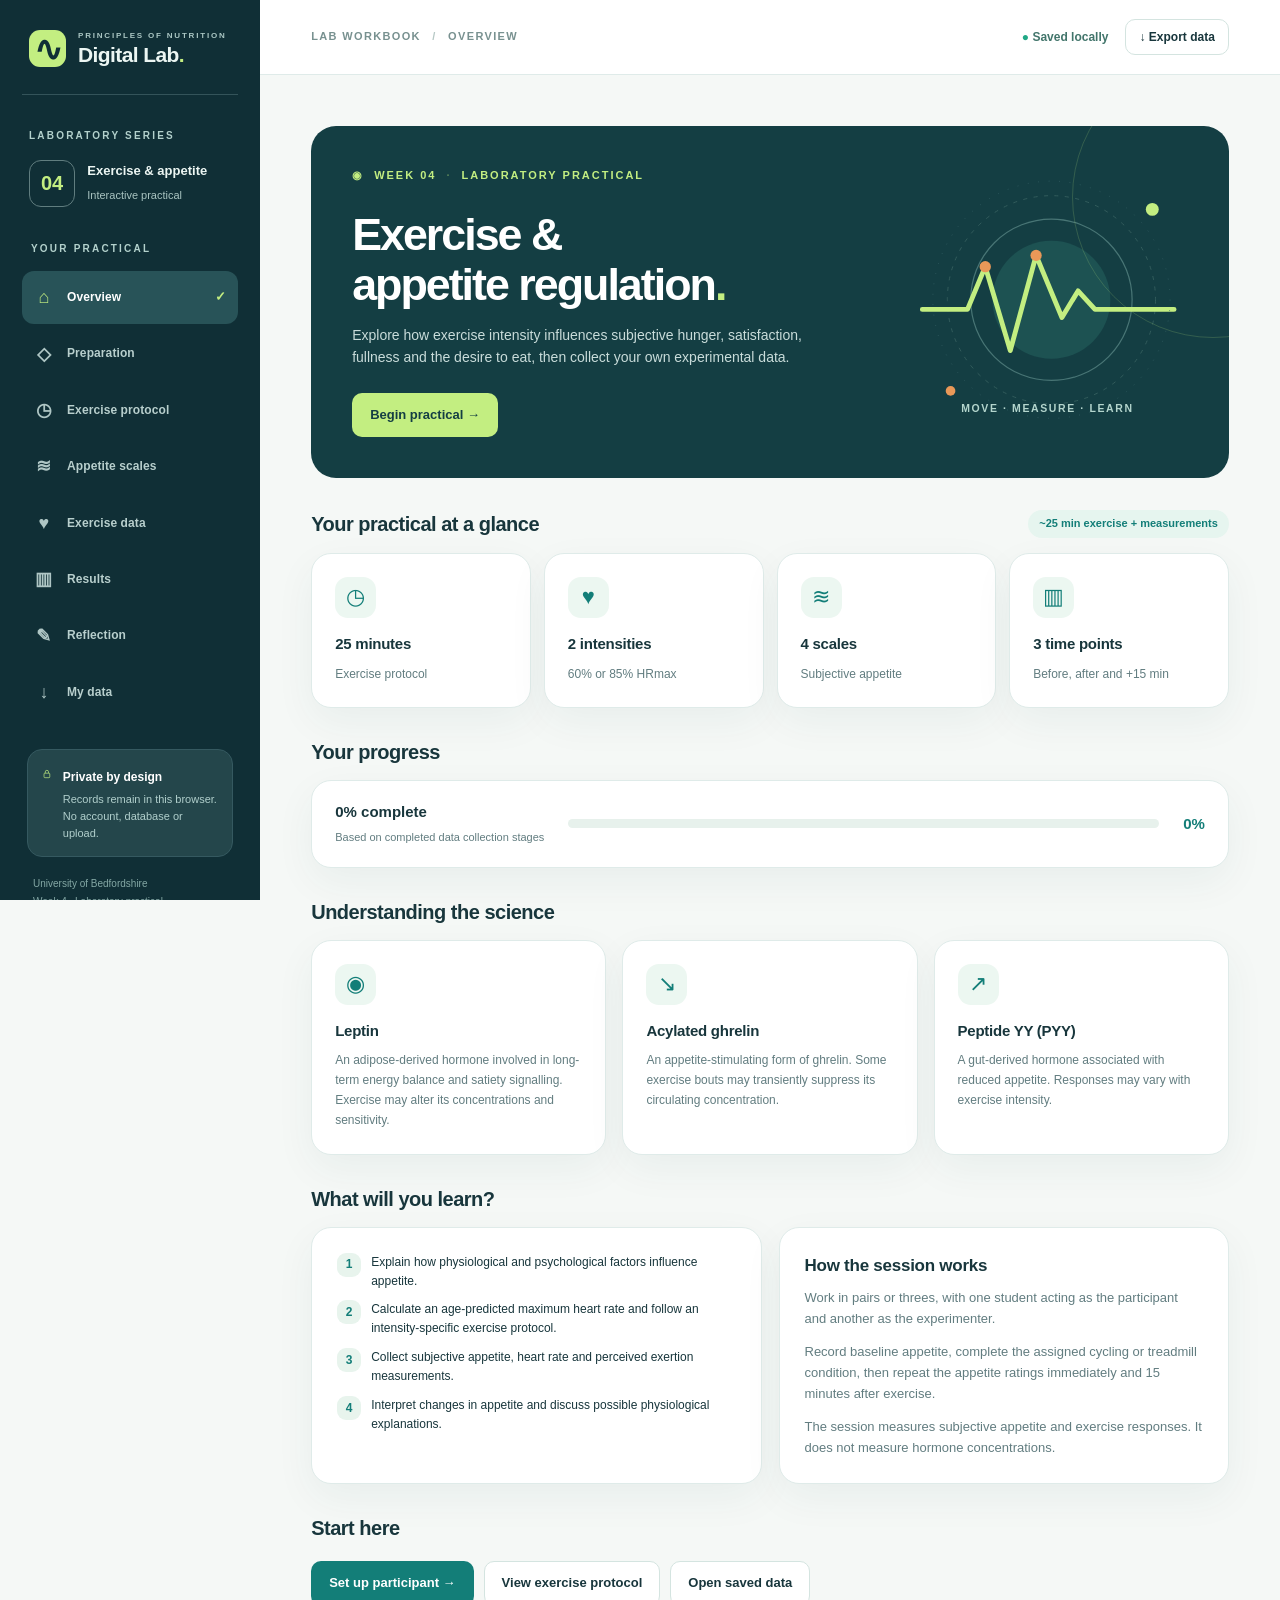
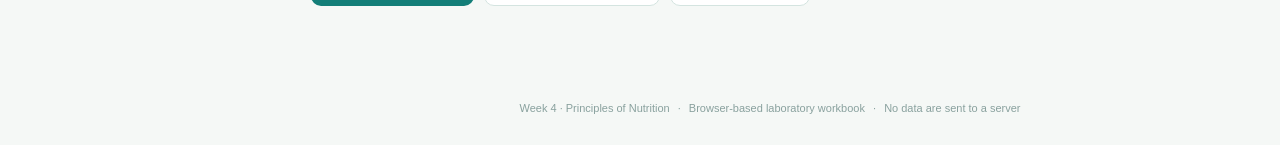
<file: site/index.html>
<!doctype html>
<html lang="en-GB">
<head>
  <meta charset="utf-8">
  <meta name="viewport" content="width=device-width, initial-scale=1">
  <meta name="theme-color" content="#143e43">
  <meta name="description" content="Exercise and Appetite Regulation: interactive Week 4 Principles of Nutrition laboratory workbook.">
  <title>Exercise & Appetite Regulation | Digital Lab</title>
  <link rel="stylesheet" href="./styles.css">
  <script defer src="./core.js"></script>
  <script defer src="./app.js"></script>


</head>
<body>
  <a class="skip-link" href="#main">Skip to main content</a>
  <div class="shell">
    <aside class="sidebar" aria-label="Application navigation">
      <div class="brand"><div class="brand-mark" aria-hidden="true"><span>∿</span></div><div><span class="brand-small">PRINCIPLES OF NUTRITION</span><span class="brand-name">Digital Lab<span class="brand-dot">.</span></span></div></div>
      <div class="sidebar-meta"><span class="eyebrow">LABORATORY SERIES</span><div class="week-label"><span class="week-circle">04</span><div><strong>Exercise & appetite</strong><small>Interactive practical</small></div></div></div>
      <div class="nav-label">YOUR PRACTICAL</div>
      <nav id="nav" class="nav" aria-label="Practical stages"></nav>
      <div class="sidebar-bottom"><div class="privacy-panel"><svg width="20" height="20" viewBox="0 0 24 24" fill="none" stroke="currentColor" stroke-width="1.7" aria-hidden="true"><rect x="5" y="10" width="14" height="11" rx="2"/><path d="M8 10V7a4 4 0 018 0v3"/></svg><div><strong>Private by design</strong><p>Records remain in this browser. No account, database or upload.</p></div></div><p class="institution">University of Bedfordshire<br>Week 4 · Laboratory practical</p></div>
    </aside>
    <div class="workspace">
      <header class="topbar"><button id="menu-toggle" class="icon-button menu-toggle" aria-label="Open navigation" aria-controls="nav" aria-expanded="false">☰</button><div class="breadcrumb">LAB WORKBOOK <span class="slash">/</span> <span id="breadcrumb-current">Overview</span></div><div class="top-actions"><span id="save-status" class="save-pill" role="status">● Saved locally</span><button id="quick-export" class="btn btn-outline btn-sm" type="button">↓ Export data</button></div></header>
      <main id="main" tabindex="-1"><noscript>This laboratory workbook requires JavaScript to collect and calculate measurements. Please enable JavaScript.</noscript></main>
      <footer class="site-footer">Week 4 · Principles of Nutrition <span>·</span> Browser-based laboratory workbook <span>·</span> No data are sent to a server</footer>
    </div>
  </div>
  <div class="toast" role="status" aria-live="polite" id="toast"></div>
</body>
</html>
</file>
<file: site/styles.css>
:root{--navy:#143e43;--deep:#102f36;--ink:#18363c;--muted:#627d80;--line:#dfebe9;--bg:#f5f8f6;--white:#fff;--teal:#137e78;--mint:#e6f5ef;--lime:#c3ee81;--orange:#e99858;--softorange:#fff3e6;--danger:#af4a3e;--radius:20px;--shadow:0 14px 40px rgba(26,65,68,.055)}
*{box-sizing:border-box}html{scroll-behavior:smooth}body{margin:0;font-family:Inter,"Segoe UI",-apple-system,BlinkMacSystemFont,Arial,sans-serif;color:var(--ink);background:var(--bg);font-size:15px;line-height:1.58}button,input,select,textarea{font:inherit}button{cursor:pointer}button:disabled{cursor:not-allowed;opacity:.55}a{color:#08796d}a:hover{text-decoration-thickness:2px}:focus-visible{outline:3px solid #eb9b53;outline-offset:3px}.skip-link{position:absolute;left:-2000px;top:5px;background:white;padding:12px;z-index:999}.skip-link:focus{left:12px}.shell{display:grid;grid-template-columns:260px minmax(0,1fr);min-height:100vh}.sidebar{background:var(--deep);color:#ecf6f3;padding:30px 22px;display:flex;flex-direction:column;position:sticky;top:0;max-height:100vh;overflow-y:auto}.brand{display:flex;gap:12px;align-items:center;padding:0 7px 27px;border-bottom:1px solid #34545a}.brand-mark{background:var(--lime);width:37px;height:37px;display:grid;place-items:center;border-radius:11px;color:var(--deep);font-size:34px;line-height:1;font-weight:800}.brand-small{display:block;letter-spacing:1.8px;font-size:8px;color:#abc7c4;font-weight:800}.brand-name{font-size:21px;font-weight:750;letter-spacing:-.6px;display:block;line-height:1.15}.brand-dot{color:var(--lime)}.sidebar-meta{padding:27px 7px}.eyebrow,.nav-label{font-size:10px;letter-spacing:2.2px;font-weight:800;color:#b3d1cc}.week-label{display:flex;gap:12px;align-items:center;margin-top:14px}.week-circle{border:1px solid #607d7f;color:var(--lime);font-size:20px;font-weight:800;padding:7px 11px;border-radius:12px}.week-label strong{display:block;font-size:13px}.week-label small{font-size:11px;color:#a9c4c1}.nav-label{margin:7px 9px 14px}.nav{display:flex;flex-direction:column;gap:4px}.nav button{background:transparent;color:#b8cfcd;border:0;text-align:left;padding:12px 12px;display:flex;align-items:center;gap:13px;border-radius:12px;width:100%;font-weight:650;font-size:12px;letter-spacing:.1px}.nav button.active{background:#285358;color:#fff}.nav button.active .nav-icon{color:var(--lime)}.nav button:hover:not(.active){background:#1c4349;color:#fff}.nav-icon{font-size:18px;width:20px;text-align:center;opacity:.95}.nav button .nav-done{margin-left:auto;color:var(--lime);font-size:13px}.sidebar-bottom{margin-top:auto;padding:30px 5px 0}.privacy-panel{display:flex;gap:11px;padding:14px;background:#24464b;border:1px solid #355960;border-radius:15px;color:var(--lime)}.privacy-panel strong{color:white;font-size:12px}.privacy-panel p{margin:4px 0 0;font-size:11px;line-height:1.55;color:#b1cfcc}.institution{font-size:10px;color:#84a8a5;line-height:1.8;margin:18px 6px 0}.workspace{min-width:0;display:flex;flex-direction:column}.topbar{height:75px;padding:0 clamp(22px,4vw,64px);background:white;border-bottom:1px solid var(--line);display:flex;align-items:center;justify-content:space-between;gap:16px}.breadcrumb{font-size:11px;letter-spacing:1.35px;font-weight:800;color:#789190;text-transform:uppercase}.slash{color:#b6c8c5;margin:0 7px}.top-actions{display:flex;align-items:center;gap:17px}.save-pill{color:#42756b;font-size:12px;font-weight:650;white-space:nowrap}.save-pill.error{color:var(--danger)}.save-pill::first-letter{color:#20a886}#main{width:min(1100px,100%);margin:0 auto;flex:1;padding:clamp(26px,4vw,54px) clamp(20px,4vw,60px) 70px}.site-footer{font-size:11px;color:#89a19e;text-align:center;padding:24px 10px 28px}.site-footer span{margin:0 5px}.page-top{display:flex;align-items:center;justify-content:space-between;gap:20px;margin-bottom:25px}.overline{color:var(--teal);font-size:11px;font-weight:850;letter-spacing:2.4px;text-transform:uppercase}.page-top h1{margin:9px 0 8px;font-size:clamp(30px,3vw,44px);letter-spacing:-1.5px;line-height:1.15;font-weight:760}.page-top p{color:var(--muted);margin:0;max-width:670px;font-size:14px}.section-line{display:flex;justify-content:space-between;align-items:center;margin:32px 0 15px;gap:12px}.section-line h2{font-size:20px;letter-spacing:-.5px;line-height:1.25;margin:0}.section-line p{font-size:12px;color:var(--muted);margin:0}.card{background:white;border:1px solid var(--line);border-radius:var(--radius);box-shadow:var(--shadow);padding:25px}.card h3{margin:0 0 9px;font-size:17px;letter-spacing:-.25px}.card p{margin:0;color:var(--muted);font-size:13px}.grid-2{display:grid;grid-template-columns:repeat(2,minmax(0,1fr));gap:17px}.grid-3{display:grid;grid-template-columns:repeat(3,minmax(0,1fr));gap:16px}.grid-4{display:grid;grid-template-columns:repeat(4,minmax(0,1fr));gap:13px}.hero{background:var(--navy);border-radius:25px;color:white;display:grid;grid-template-columns:1.3fr .85fr;overflow:hidden;min-height:330px;position:relative}.hero::after{content:"";position:absolute;width:280px;height:280px;border:1px solid rgba(194,238,129,.18);border-radius:50%;right:-125px;top:-70px;pointer-events:none}.hero-content{padding:clamp(28px,3.2vw,46px);z-index:1}.hero-kicker{display:flex;gap:10px;align-items:center;color:var(--lime);font-size:11px;font-weight:800;letter-spacing:2px}.hero h1{font-size:clamp(33px,3.5vw,51px);line-height:1.13;letter-spacing:-2px;margin:24px 0 14px;max-width:510px}.hero p{color:#c9dcda;max-width:460px;font-size:14px;margin:0 0 25px}.hero-art{display:flex;align-items:center;justify-content:center;padding:20px;position:relative}.hero-art svg{width:100%;max-width:360px;overflow:visible}.btn{border:1px solid transparent;padding:11px 17px;border-radius:10px;font-size:13px;font-weight:750;display:inline-flex;gap:9px;align-items:center;justify-content:center;text-decoration:none;transition:transform .1s,background .1s}.btn:hover{transform:translateY(-1px)}.btn-primary{background:var(--teal);color:white}.btn-primary:hover{background:#116960}.btn-lime{background:var(--lime);color:var(--navy)}.btn-outline{background:white;color:var(--ink);border-color:#d4e4e0}.btn-soft{background:#eef6f2;color:var(--teal)}.btn-danger{background:#fff0ee;color:var(--danger);border-color:#f2d4cf}.btn-sm{padding:8px 13px;font-size:12px}.btn-link{border:0;background:none;color:var(--teal);font-weight:750;font-size:12px;padding:0}.btn-row{display:flex;gap:10px;flex-wrap:wrap;align-items:center;margin-top:20px}.icon-circle{height:41px;width:41px;border-radius:13px;background:#ecf7f1;color:var(--teal);display:grid;place-items:center;font-size:22px;margin-bottom:14px}.info-card{padding:23px}.info-card h3{font-size:15px}.info-card p{font-size:12px;line-height:1.65}.step-pill{font-size:11px;font-weight:750;color:var(--teal);background:var(--mint);padding:5px 11px;border-radius:100px;white-space:nowrap}.progress-card{padding:19px 23px;display:flex;align-items:center;gap:24px}.progress-copy{min-width:150px}.progress-copy strong{font-size:15px;display:block}.progress-copy span{font-size:11px;color:var(--muted)}.progress-track{flex:1;background:#e7f1ec;height:9px;border-radius:100px;overflow:hidden}.progress-fill{height:100%;background:linear-gradient(90deg,#1d978a,#a8d96c);border-radius:100px;transition:width .3s}.progress-pct{color:var(--teal);font-weight:800}.field{display:flex;flex-direction:column;gap:7px}.field label,.field-label{font-size:12px;color:#37585a;font-weight:750}.field input,.field select,.field textarea,select.native-input{border:1px solid #ccdedb;border-radius:10px;min-height:44px;padding:10px 12px;color:var(--ink);background:white;width:100%;outline:0}.field input:focus,.field select:focus,.field textarea:focus{border-color:#399c91;box-shadow:0 0 0 3px #ccece7}.field input[type="checkbox"]{min-height:0;width:auto}.field-note{font-size:11px;color:var(--muted)}.form-grid{display:grid;grid-template-columns:repeat(2,minmax(0,1fr));gap:22px}.check-item{display:flex;align-items:flex-start;gap:11px;font-size:13px;color:var(--ink);padding:11px 0}.check-item input{accent-color:var(--teal);width:17px;height:17px;flex-shrink:0;margin-top:2px}.calculation{border:1px solid #d2eae3;border-radius:15px;padding:17px;background:#f8fcf9}.calculation.active{background:#e9f8e7;border-color:#73b99b}.calculation .calc-label{font-size:11px;color:var(--muted);font-weight:700}.calculation .calc-number{font-size:30px;font-weight:800;letter-spacing:-1px;line-height:1.35}.calculation .calc-unit{font-size:12px;color:#6d8a86;margin-left:4px}.callout{background:#f1f7f4;padding:16px 19px;border-radius:13px;border-left:3px solid var(--teal);color:#3f6864;font-size:12px;line-height:1.65}.callout.warning{background:#fff8ee;border-left-color:var(--orange);color:#805d35}.callout.danger{background:#fff1ef;border-left-color:var(--danger);color:#954b42}.callout strong{color:inherit}.callout p{margin:4px 0 0}.tab-row{display:flex;gap:8px;flex-wrap:wrap;margin:4px 0 20px}.tab{border:1px solid #dbe9e5;background:white;padding:10px 16px;border-radius:10px;font-size:12px;font-weight:700;color:#5c7977}.tab.active{background:var(--navy);color:white;border-color:var(--navy)}.timeline{position:relative;padding-left:15px}.timeline::before{content:"";position:absolute;left:32px;top:22px;bottom:35px;width:2px;background:#d6eae3}.stage{display:flex;gap:19px;padding:12px 0;position:relative}.stage-circle{width:36px;height:36px;border-radius:50%;background:#ecf5f1;border:2px solid #cde7df;flex-shrink:0;z-index:1;display:grid;place-items:center;color:var(--teal);font-weight:800;font-size:11px}.stage.live .stage-circle{background:var(--teal);color:white}.stage-content{padding:3px 0 10px;flex:1}.stage-top{display:flex;align-items:center;gap:14px;flex-wrap:wrap}.stage-top h3{font-size:15px;margin:0}.stage-time{font-size:11px;background:#eaf4ef;color:#44786b;padding:3px 9px;border-radius:20px;font-weight:750}.stage-content p{color:var(--muted);font-size:12px;margin:5px 0 8px}.stage-content .setting{font-size:12px;border:1px solid #e2ebe8;border-radius:9px;padding:9px 12px;margin:4px 0;background:white}.mini-table-wrap{width:100%;overflow-x:auto;border:1px solid var(--line);border-radius:14px}.data-table{width:100%;border-collapse:collapse;background:white;font-size:12px;min-width:520px}.data-table th,.data-table td{text-align:left;padding:13px 14px;border-bottom:1px solid #e8f0ed;vertical-align:middle}.data-table th{background:#eef6f2;color:#456c64;font-size:11px;font-weight:800}.data-table tr:last-child td{border-bottom:0}.data-table td .inline-number{max-width:135px;min-width:90px}.data-table .num{text-align:right;font-variant-numeric:tabular-nums}.data-table .number-strong{font-weight:800;color:var(--teal)}.inline-number{width:100%;height:38px;border:1px solid #d5e4e0;border-radius:8px;padding:7px 10px;background:white}.measurement-grid{display:grid;grid-template-columns:repeat(2,minmax(0,1fr));gap:16px}.measure-card{padding:22px;border:1px solid var(--line);border-radius:15px;background:white}.measure-card .measure-title{display:flex;justify-content:space-between;align-items:center;gap:10px}.measure-card h3{margin:0;font-size:14px}.measure-card .measure-number{font-weight:800;font-size:21px;color:var(--teal)}.measure-card .measure-number.placeholder{color:#9fadaa}.scale{width:100%;margin:20px 0 1px;accent-color:var(--teal);cursor:pointer}.scale-labels{display:flex;justify-content:space-between;gap:6px;color:#77908b;font-size:10px}.scale-labels span{max-width:48%}.scale-labels span:last-child{text-align:right}.scale-number{display:flex;align-items:center;gap:9px;margin-top:15px;font-size:12px;color:var(--muted)}.scale-number input{width:75px;height:35px;border:1px solid #cfe0da;border-radius:7px;padding:6px;text-align:center}.scale-number .clear-small{margin-left:auto}.timer-display{font-size:clamp(36px,4.5vw,58px);font-weight:800;letter-spacing:-2px;line-height:1.1;color:var(--navy);font-variant-numeric:tabular-nums}.timer-info{font-size:12px;color:var(--muted);margin-top:8px}.timer-box{background:#eff9f1;border:1px solid #cde8df;border-radius:16px;padding:23px}.timer-stage{font-size:15px;font-weight:750;color:var(--teal);margin:8px 0}.timer-controls{display:flex;gap:8px;flex-wrap:wrap;margin-top:15px}.chart-card{padding:23px}.chart-area{width:100%;overflow-x:auto}.chart-area svg{width:100%;min-width:340px;display:block}.legend{display:flex;gap:18px;flex-wrap:wrap;margin-top:10px}.legend span{font-size:11px;color:#59716f;display:flex;align-items:center;gap:6px}.legend i{width:9px;height:9px;border-radius:100%;display:inline-block}.empty-chart{background:#f7faf9;padding:45px 20px;border-radius:12px;text-align:center;color:var(--muted);font-size:13px}.metric{background:#f0f7f3;padding:16px 18px;border-radius:14px}.metric span{font-size:11px;color:var(--muted);display:block}.metric strong{font-size:24px;color:var(--navy)}.metric small{font-size:11px;color:var(--muted)}.question-card{padding:19px 22px}.question-head{display:flex;justify-content:space-between;gap:15px;cursor:pointer;align-items:flex-start;list-style:none;font-size:14px;font-weight:750}.question-head::-webkit-details-marker{display:none}.question-head .q-index{font-size:10px;color:var(--teal);letter-spacing:1px;margin:0 0 5px;display:block}.question-head .chev{font-size:19px;color:var(--teal)}.question-card[open] .question-head .chev{transform:rotate(45deg)}.question-card .field textarea{min-height:110px;resize:vertical}.question-card .field{margin-top:16px}.record-list{display:flex;flex-direction:column;gap:10px}.record-row{border:1px solid #dbe9e5;background:white;border-radius:13px;padding:15px 16px;display:flex;justify-content:space-between;align-items:center;gap:12px;flex-wrap:wrap}.record-row.selected{border-color:var(--teal);background:#f2faf5}.record-row strong{display:block;font-size:13px}.record-row small{color:var(--muted);font-size:11px}.record-actions{display:flex;gap:8px;flex-wrap:wrap}.status-badge{display:inline-block;border-radius:100px;padding:3px 9px;background:#e7f5ed;font-weight:750;color:#407966;font-size:10px}.status-badge.incomplete{background:#fff4e7;color:#9f7546}.file-action{display:flex;align-items:center;gap:13px;padding:18px;border:1px solid var(--line);border-radius:12px;background:#fcfefd}.file-action h3{font-size:13px;margin:0 0 3px}.file-action p{font-size:11px;margin:0}.file-action .btn{margin-left:auto;white-space:nowrap}.upload-input{display:none}.privacy-copy{font-size:12px;color:var(--muted)}.mini-steps{counter-reset:steps;display:flex;flex-direction:column;gap:10px}.mini-step{display:flex;gap:10px;align-items:flex-start;font-size:12px}.mini-step::before{counter-increment:steps;content:counter(steps);background:#e8f4ed;border-radius:9px;color:var(--teal);font-weight:850;min-width:24px;height:24px;display:grid;place-items:center}.microcopy{font-size:11px;color:var(--muted)}.text-accent{color:var(--teal)}.nowrap{white-space:nowrap}.split{display:grid;grid-template-columns:minmax(0,1.4fr) minmax(270px,.8fr);gap:16px}.top-gap{margin-top:18px}.side-note{font-size:12px;color:var(--muted);margin-top:15px}.nudge{color:var(--teal);font-weight:750}.empty-state{padding:22px;border-radius:12px;background:#f5f9f7;color:var(--muted);font-size:12px}.menu-toggle{display:none}.icon-button{border:0;background:transparent;color:var(--navy);font-size:21px}.toast{position:fixed;right:20px;bottom:23px;background:var(--navy);color:white;padding:12px 18px;border-radius:12px;box-shadow:0 8px 40px #0003;font-size:12px;z-index:999;opacity:0;transform:translateY(10px);pointer-events:none;transition:opacity .2s,transform .2s}.toast.show{opacity:1;transform:translateY(0)}
@media(max-width:1050px){.shell{grid-template-columns:220px minmax(0,1fr)}.sidebar{padding:23px 12px}.grid-4{grid-template-columns:repeat(2,minmax(0,1fr))}.hero{grid-template-columns:1.2fr .75fr}.hero-art{padding:0 8px}.nav button{font-size:11px}}@media(max-width:800px){.shell{display:block}.sidebar{position:fixed;z-index:100;top:0;bottom:0;left:0;width:270px;max-height:100vh;transform:translateX(-100%);transition:transform .2s;box-shadow:14px 0 35px #061f2438}.sidebar.open{transform:translateX(0)}.menu-toggle{display:inline-block}.topbar{padding:0 22px;height:67px}.hero{grid-template-columns:1fr}.hero-art{display:none}.split{grid-template-columns:1fr}}@media(max-width:560px){.top-actions{gap:8px}.top-actions .btn{padding:8px;font-size:11px}.save-pill{font-size:0}.save-pill::first-letter{font-size:14px}.breadcrumb{font-size:10px}#main{padding:24px 16px 50px}.hero-content{padding:27px}.hero h1{font-size:37px}.grid-2,.grid-3,.grid-4,.measurement-grid,.form-grid{grid-template-columns:1fr}.progress-card{flex-wrap:wrap;gap:10px}.progress-copy{min-width:0;width:100%}.page-top h1{font-size:32px}.section-line{align-items:flex-start;flex-direction:column}.card{padding:20px}.measure-card{padding:18px}.file-action{flex-wrap:wrap}.file-action .btn{margin-left:0}.site-footer{font-size:9px}}
@media(prefers-reduced-motion:reduce){*,*:before,*:after{scroll-behavior:auto!important;transition:none!important}}
</file>
